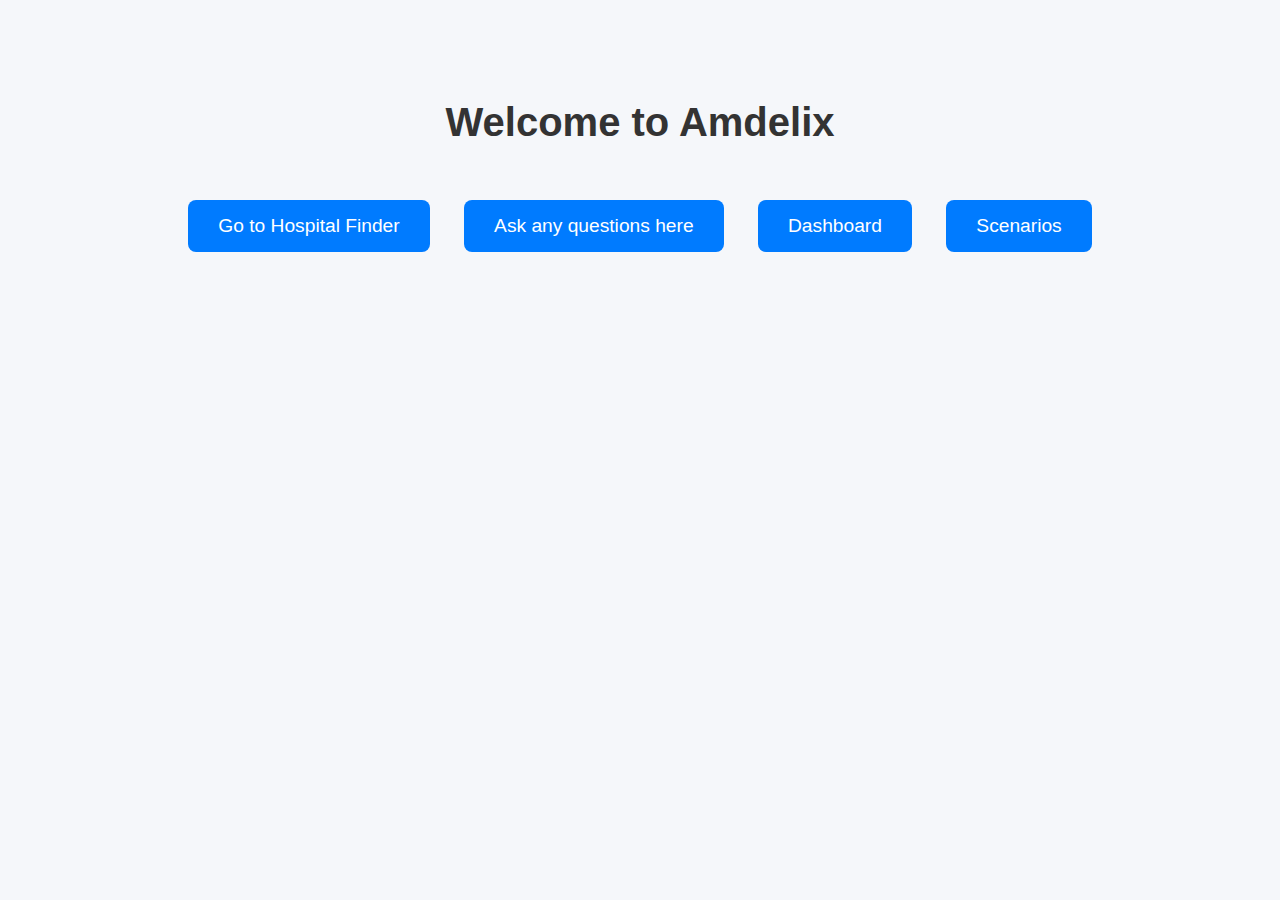
<file: templates/index.html>
<!DOCTYPE html>
<html>

<head>
  <title>Welcome</title>
  <style>
    body {
      font-family: Arial, sans-serif;
      text-align: center;
      background: #f5f7fa;
      margin: 0;
    }

    h1 {
      margin-top: 100px;
      font-size: 2.5rem;
      color: #333;
    }

    .buttons {
      margin-top: 40px;
    }

    .buttons a {
      display: inline-block;
      padding: 15px 30px;
      margin: 15px;
      background: #007bff;
      color: white;
      text-decoration: none;
      font-size: 1.2rem;
      border-radius: 8px;
    }

    .buttons a:hover {
      background: #0056b3;
    }
  </style>
</head>

<body>
  <h1>Welcome to Amdelix</h1>
  <div class="buttons">
    <a href="/hospital_app">Go to Hospital Finder</a>
    <a href="/chat">Ask any questions here</a>
    <a href="/dashboard">Dashboard</a>
    <a href="/scenarios">Scenarios</a>
  </div>
</body>

</html>
</file>
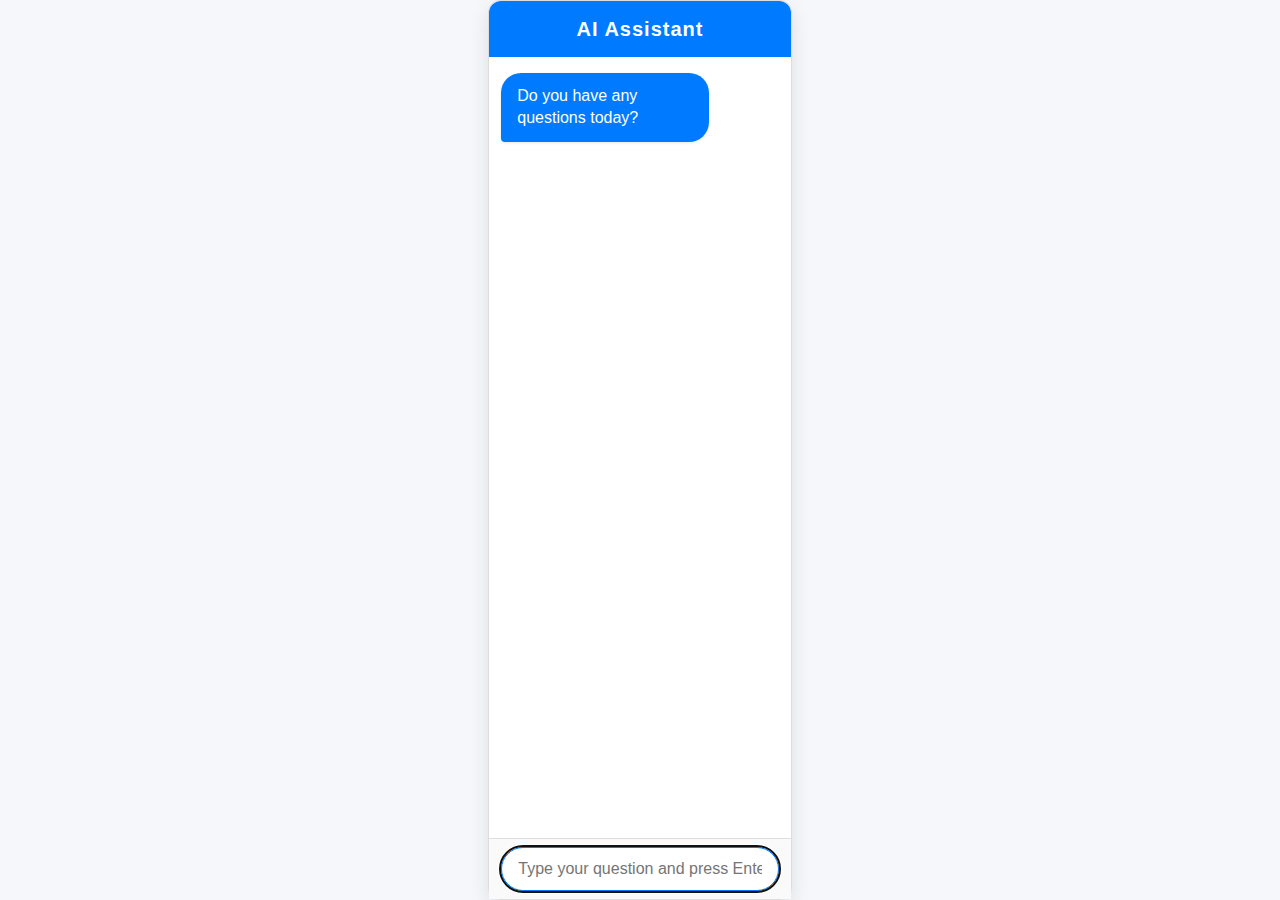
<file: static/chat/index.html>
<!DOCTYPE html>
<html lang="en">

<head>
  <meta charset="UTF-8" />
  <meta name="viewport" content="width=device-width, initial-scale=1" />
  <title>AI Assistant Chat</title>
  <style>
    /* Reset & base */
    * {
      box-sizing: border-box;
    }

    body,
    html {
      margin: 0;
      padding: 0;
      height: 100%;
      font-family: -apple-system, BlinkMacSystemFont, "Segoe UI", Roboto, Oxygen,
        Ubuntu, Cantarell, "Open Sans", "Helvetica Neue", sans-serif;
      background-color: #f5f7fa;
      color: #222;
      display: flex;
      flex-direction: column;
      height: 100vh;
    }

    /* Container */
    #app {
      display: flex;
      flex-direction: column;
      height: 100vh;
      max-width: 600px;
      margin: 0 auto;
      border: 1px solid #ddd;
      border-radius: 12px;
      background: white;
      box-shadow: 0 8px 20px rgba(0, 0, 0, 0.1);
    }

    /* Header */
    header {
      flex: 0 0 56px;
      background: #007aff;
      color: white;
      font-weight: 600;
      font-size: 20px;
      display: flex;
      align-items: center;
      justify-content: center;
      border-top-left-radius: 12px;
      border-top-right-radius: 12px;
      user-select: none;
      letter-spacing: 0.05em;
    }

    /* Chat messages container */
    #chat {
      flex: 1 1 auto;
      overflow-y: auto;
      padding: 16px 12px;
      display: flex;
      flex-direction: column;
      gap: 12px;
    }

    /* Scrollbar styling */
    #chat::-webkit-scrollbar {
      width: 8px;
    }

    #chat::-webkit-scrollbar-track {
      background: #f0f0f0;
      border-radius: 4px;
    }

    #chat::-webkit-scrollbar-thumb {
      background: #bbb;
      border-radius: 4px;
    }

    /* Chat bubbles */
    .message {
      max-width: 75%;
      padding: 12px 16px;
      border-radius: 20px;
      line-height: 1.4;
      font-size: 16px;
      white-space: pre-wrap;
      word-wrap: break-word;
      box-shadow: 0 1px 3px rgba(0, 0, 0, 0.1);
      animation: fadeIn 0.25s ease;
    }

    /* Bot message (blue bubble, left aligned) */
    .bot {
      background: #007aff;
      color: white;
      align-self: flex-start;
      border-bottom-left-radius: 4px;
    }

    /* User message (green bubble, right aligned) */
    .user {
      background: #34c759;
      color: white;
      align-self: flex-end;
      border-bottom-right-radius: 4px;
    }

    /* Input area fixed at bottom */
    #inputArea {
      flex: 0 0 60px;
      border-top: 1px solid #ddd;
      display: flex;
      padding: 8px 12px;
      background: #fafafa;
    }

    #questionInput {
      flex: 1;
      padding: 12px 16px;
      font-size: 16px;
      border-radius: 30px;
      border: 1px solid #ccc;
      outline-offset: 2px;
      transition: border-color 0.2s ease;
    }

    #questionInput:focus {
      border-color: #007aff;
    }

    /* Loading indicator */
    #loading {
      margin-left: 12px;
      align-self: center;
      font-size: 14px;
      color: #888;
      font-style: italic;
      user-select: none;
    }

    /* Fade in animation for messages */
    @keyframes fadeIn {
      from {
        opacity: 0;
        transform: translateY(10px);
      }

      to {
        opacity: 1;
        transform: translateY(0);
      }
    }
  </style>
</head>

<body>
  <div id="app">
    <header>AI Assistant</header>
    <div id="chat">
      <div class="message bot">Do you have any questions today?</div>
    </div>
    <div id="inputArea">
      <input id="questionInput" type="text" placeholder="Type your question and press Enter" autocomplete="off"
        spellcheck="false" />
      <div id="loading" style="display:none;">Loading...</div>
    </div>
  </div>

  <script>
    const chat = document.getElementById("chat");
    const input = document.getElementById("questionInput");
    const loading = document.getElementById("loading");

    function addMessage(sender, text) {
      const div = document.createElement("div");
      div.className = `message ${sender}`;
      div.textContent = text;
      chat.appendChild(div);
      // Auto-scroll to bottom
      chat.scrollTop = chat.scrollHeight;
    }

    async function sendQuestion(question) {
      loading.style.display = "inline-block";

      try {
        const res = await fetch("/ask", {
          method: "POST",
          headers: { "Content-Type": "application/json" },
          body: JSON.stringify({ question }),
        });
        if (!res.ok) throw new Error("Network response was not ok");

        const data = await res.json();
        addMessage("bot", data.answer);
      } catch (err) {
        addMessage("bot", "Sorry, something went wrong. Please try again.");
        console.error(err);
      } finally {
        loading.style.display = "none";
      }
    }

    input.addEventListener("keypress", (e) => {
      if (e.key === "Enter" && input.value.trim()) {
        const question = input.value.trim();
        addMessage("user", question);
        input.value = "";
        sendQuestion(question);
      }
    });

    // Scroll chat to bottom on load
    window.onload = () => {
      chat.scrollTop = chat.scrollHeight;
      input.focus();
    };
  </script>
</body>

</html>
</file>
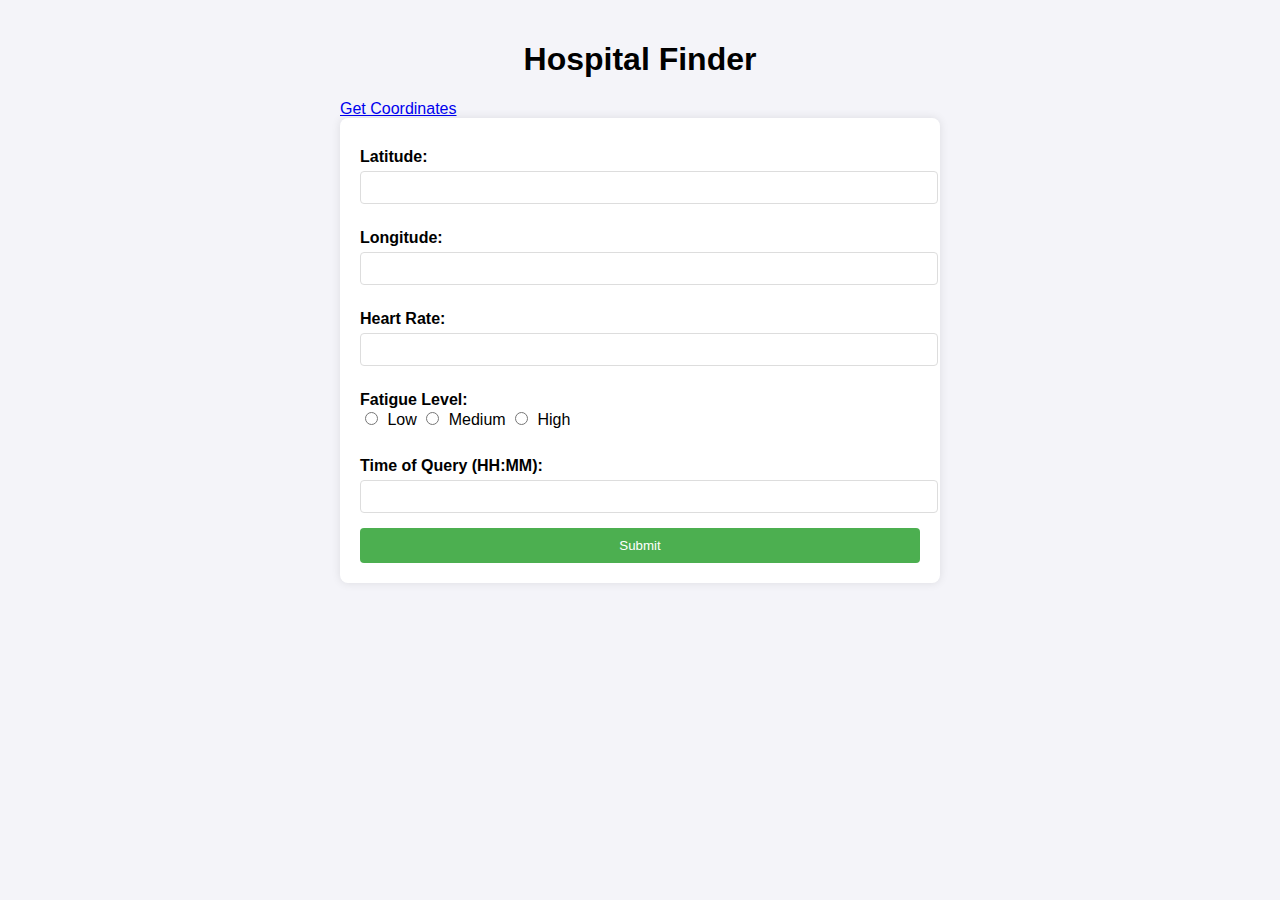
<file: templates/hosp.html>
<!DOCTYPE html>
<html lang="en">

<head>
  <meta charset="UTF-8">
  <meta name="viewport" content="width=device-width, initial-scale=1.0">
  <title>Hospital Finder</title>
  <style>
    body {
      font-family: Arial, sans-serif;
      margin: 0;
      padding: 20px;
      background-color: #f4f4f9;
    }

    h1 {
      text-align: center;
    }

    form {
      max-width: 600px;
      margin: 0 auto;
      background-color: #fff;
      padding: 20px;
      border-radius: 8px;
      box-shadow: 0 0 10px rgba(0, 0, 0, 0.1);
    }

    label {
      font-weight: bold;
      display: block;
      margin-top: 10px;
    }

    input[type="text"] {
      width: 100%;
      padding: 8px;
      margin-top: 5px;
      margin-bottom: 15px;
      border: 1px solid #ddd;
      border-radius: 4px;
    }

    input[type="radio"] {
      margin-right: 5px;
    }

    button {
      padding: 10px 20px;
      background-color: #4CAF50;
      color: white;
      border: none;
      border-radius: 4px;
      cursor: pointer;
      width: 100%;
    }

    button:hover {
      background-color: #45a049;
    }

    .form-container {
      max-width: 600px;
      margin: 0 auto;
    }
  </style>
</head>

<body>

  <h1>Hospital Finder</h1>

  <div class="form-container">
    <a href="{{ url_for('static', filename='coordinates.html') }}" target="_blank">Get Coordinates</a>
    <form action="/predict_hospital" method="POST">
      <label for="user_lat">Latitude:</label>
      <input type="text" id="user_lat" name="user_lat" required><br>

      <label for="user_lon">Longitude:</label>
      <input type="text" id="user_lon" name="user_lon" required><br>

      <label for="heart_rate">Heart Rate:</label>
      <input type="text" id="heart_rate" name="heart_rate" required><br>

      <label for="fatigue_level">Fatigue Level:</label>
      <input type="radio" id="low" name="fatigue_level" value="low" required> Low
      <input type="radio" id="medium" name="fatigue_level" value="medium"> Medium
      <input type="radio" id="high" name="fatigue_level" value="high"> High<br><br>

      <label for="time_of_query">Time of Query (HH:MM):</label>
      <input type="text" id="time_of_query" name="time_of_query" required><br>

      <button type="submit">Submit</button>
    </form>
  </div>

</body>

</html>
</file>
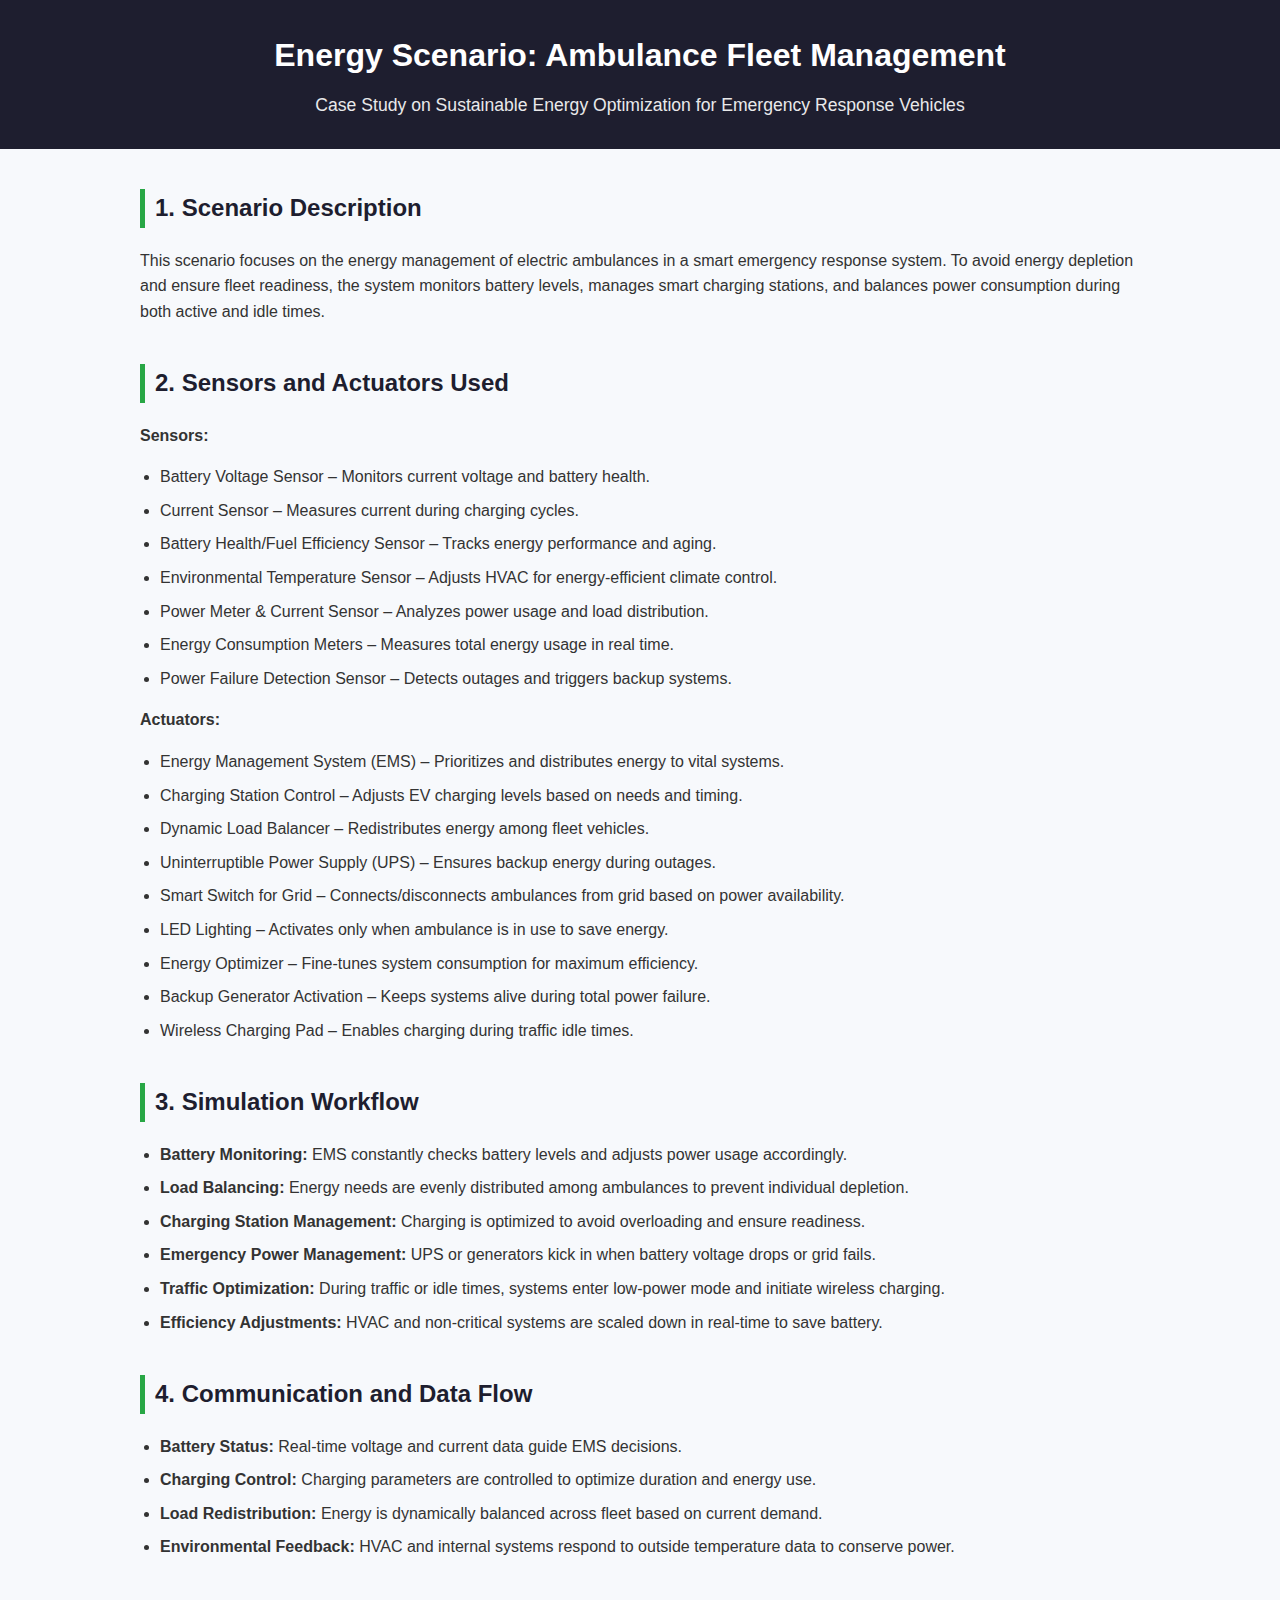
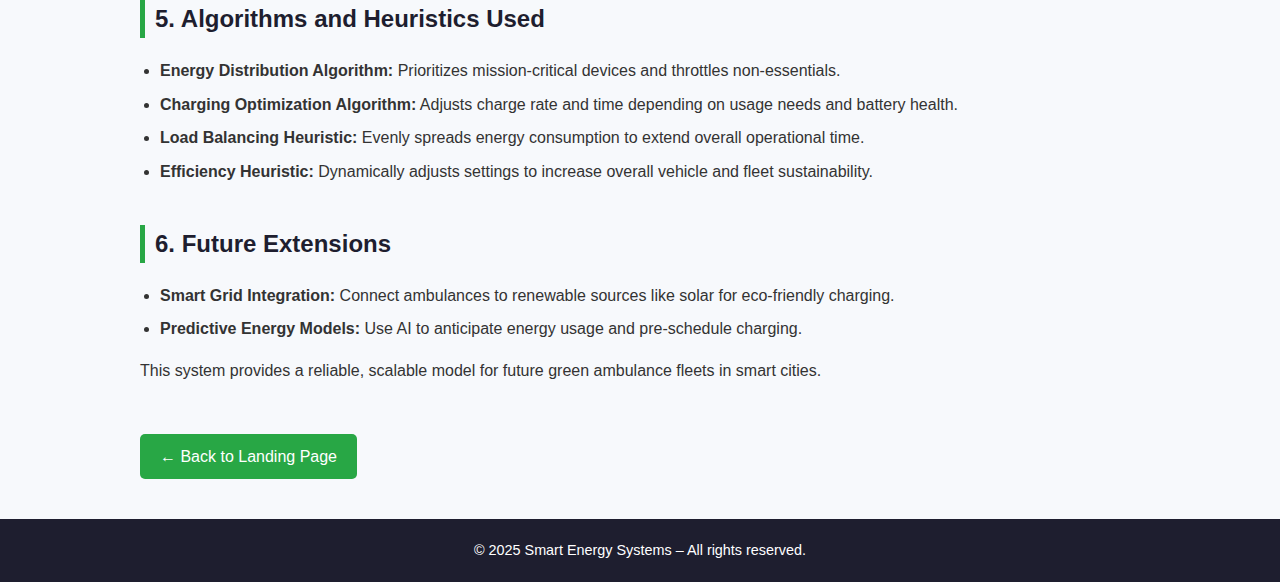
<file: static/scenarios/energy.html>
<!DOCTYPE html>
<html lang="en">

<head>
  <meta charset="UTF-8" />
  <meta name="viewport" content="width=device-width, initial-scale=1.0" />
  <title>Energy Scenario – Ambulance Fleet Management</title>
  <style>
    body {
      font-family: 'Segoe UI', Tahoma, Geneva, Verdana, sans-serif;
      margin: 0;
      background-color: #f7f9fc;
      color: #333;
      line-height: 1.6;
    }

    header {
      background-color: #1e1e2f;
      color: white;
      padding: 30px 20px;
      text-align: center;
    }

    header h1 {
      margin: 0 0 10px;
      font-size: 2em;
    }

    header p {
      margin: 0;
      font-size: 1.1em;
      opacity: 0.9;
    }

    main {
      max-width: 1000px;
      margin: 40px auto;
      padding: 0 20px;
    }

    h2 {
      color: #1e1e2f;
      border-left: 5px solid #28a745;
      padding-left: 10px;
      margin-top: 40px;
    }

    ul {
      padding-left: 20px;
    }

    li {
      margin-bottom: 8px;
    }

    .section {
      margin-bottom: 30px;
    }

    footer {
      background-color: #1e1e2f;
      color: white;
      text-align: center;
      padding: 20px;
      margin-top: 40px;
      font-size: 0.9em;
    }

    .back-link {
      display: inline-block;
      margin-top: 20px;
      text-decoration: none;
      background-color: #28a745;
      color: white;
      padding: 10px 20px;
      border-radius: 5px;
    }

    .back-link:hover {
      background-color: #1e7e34;
    }
  </style>
</head>

<body>

  <header>
    <h1>Energy Scenario: Ambulance Fleet Management</h1>
    <p>Case Study on Sustainable Energy Optimization for Emergency Response Vehicles</p>
  </header>

  <main>
    <section class="section">
      <h2>1. Scenario Description</h2>
      <p>This scenario focuses on the energy management of electric ambulances in a smart emergency response system. To
        avoid energy depletion and ensure fleet readiness, the system monitors battery levels, manages smart charging
        stations, and balances power consumption during both active and idle times.</p>
    </section>

    <section class="section">
      <h2>2. Sensors and Actuators Used</h2>
      <p><strong>Sensors:</strong></p>
      <ul>
        <li>Battery Voltage Sensor – Monitors current voltage and battery health.</li>
        <li>Current Sensor – Measures current during charging cycles.</li>
        <li>Battery Health/Fuel Efficiency Sensor – Tracks energy performance and aging.</li>
        <li>Environmental Temperature Sensor – Adjusts HVAC for energy-efficient climate control.</li>
        <li>Power Meter & Current Sensor – Analyzes power usage and load distribution.</li>
        <li>Energy Consumption Meters – Measures total energy usage in real time.</li>
        <li>Power Failure Detection Sensor – Detects outages and triggers backup systems.</li>
      </ul>

      <p><strong>Actuators:</strong></p>
      <ul>
        <li>Energy Management System (EMS) – Prioritizes and distributes energy to vital systems.</li>
        <li>Charging Station Control – Adjusts EV charging levels based on needs and timing.</li>
        <li>Dynamic Load Balancer – Redistributes energy among fleet vehicles.</li>
        <li>Uninterruptible Power Supply (UPS) – Ensures backup energy during outages.</li>
        <li>Smart Switch for Grid – Connects/disconnects ambulances from grid based on power availability.</li>
        <li>LED Lighting – Activates only when ambulance is in use to save energy.</li>
        <li>Energy Optimizer – Fine-tunes system consumption for maximum efficiency.</li>
        <li>Backup Generator Activation – Keeps systems alive during total power failure.</li>
        <li>Wireless Charging Pad – Enables charging during traffic idle times.</li>
      </ul>
    </section>

    <section class="section">
      <h2>3. Simulation Workflow</h2>
      <ul>
        <li><strong>Battery Monitoring:</strong> EMS constantly checks battery levels and adjusts power usage
          accordingly.</li>
        <li><strong>Load Balancing:</strong> Energy needs are evenly distributed among ambulances to prevent individual
          depletion.</li>
        <li><strong>Charging Station Management:</strong> Charging is optimized to avoid overloading and ensure
          readiness.</li>
        <li><strong>Emergency Power Management:</strong> UPS or generators kick in when battery voltage drops or grid
          fails.</li>
        <li><strong>Traffic Optimization:</strong> During traffic or idle times, systems enter low-power mode and
          initiate wireless charging.</li>
        <li><strong>Efficiency Adjustments:</strong> HVAC and non-critical systems are scaled down in real-time to save
          battery.</li>
      </ul>
    </section>

    <section class="section">
      <h2>4. Communication and Data Flow</h2>
      <ul>
        <li><strong>Battery Status:</strong> Real-time voltage and current data guide EMS decisions.</li>
        <li><strong>Charging Control:</strong> Charging parameters are controlled to optimize duration and energy use.
        </li>
        <li><strong>Load Redistribution:</strong> Energy is dynamically balanced across fleet based on current demand.
        </li>
        <li><strong>Environmental Feedback:</strong> HVAC and internal systems respond to outside temperature data to
          conserve power.</li>
      </ul>
    </section>

    <section class="section">
      <h2>5. Algorithms and Heuristics Used</h2>
      <ul>
        <li><strong>Energy Distribution Algorithm:</strong> Prioritizes mission-critical devices and throttles
          non-essentials.</li>
        <li><strong>Charging Optimization Algorithm:</strong> Adjusts charge rate and time depending on usage needs and
          battery health.</li>
        <li><strong>Load Balancing Heuristic:</strong> Evenly spreads energy consumption to extend overall operational
          time.</li>
        <li><strong>Efficiency Heuristic:</strong> Dynamically adjusts settings to increase overall vehicle and fleet
          sustainability.</li>
      </ul>
    </section>

    <section class="section">
      <h2>6. Future Extensions</h2>
      <ul>
        <li><strong>Smart Grid Integration:</strong> Connect ambulances to renewable sources like solar for eco-friendly
          charging.</li>
        <li><strong>Predictive Energy Models:</strong> Use AI to anticipate energy usage and pre-schedule charging.</li>
      </ul>
      <p>This system provides a reliable, scalable model for future green ambulance fleets in smart cities.</p>
    </section>

    <a href="/static/scenarios.html" class="back-link">← Back to Landing Page</a>
  </main>

  <footer>
    &copy; 2025 Smart Energy Systems – All rights reserved.
  </footer>

</body>

</html>
</file>
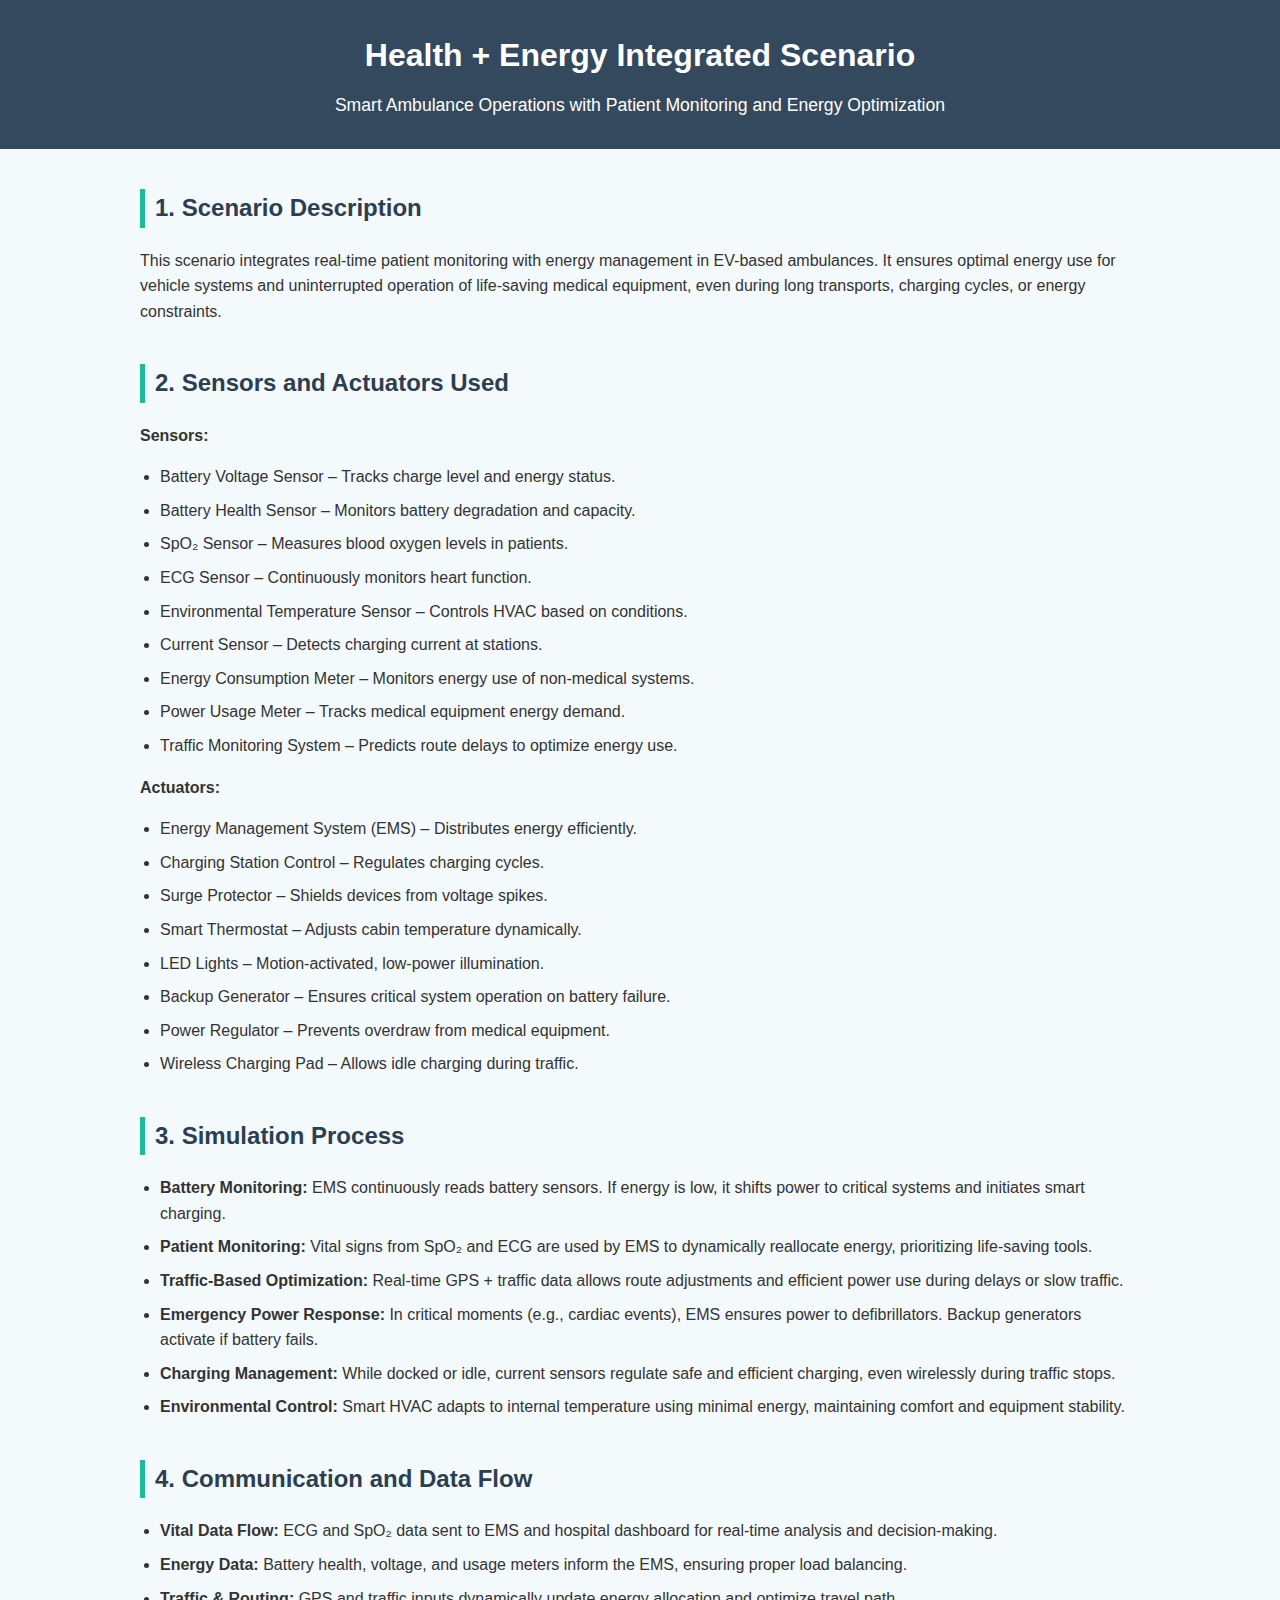
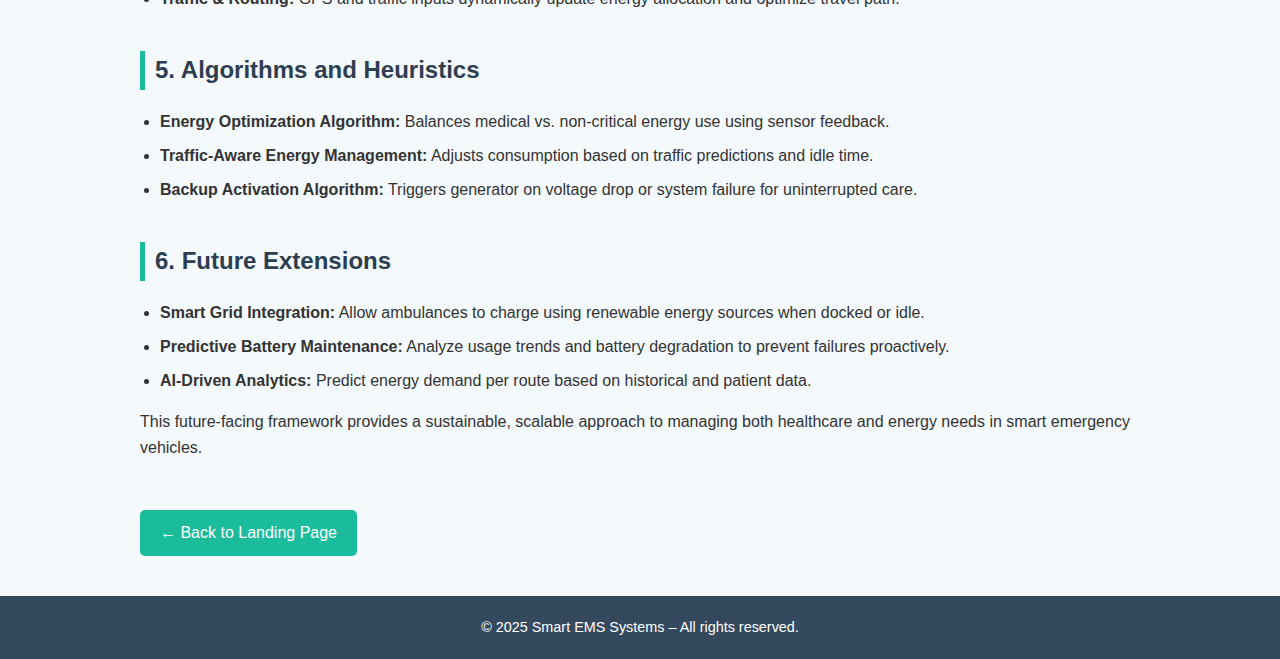
<file: static/scenarios/he.html>
<!DOCTYPE html>
<html lang="en">

<head>
  <meta charset="UTF-8" />
  <meta name="viewport" content="width=device-width, initial-scale=1.0" />
  <title>Health + Energy Scenario – Ambulance Fleet Operations</title>
  <style>
    body {
      font-family: 'Segoe UI', Tahoma, Geneva, Verdana, sans-serif;
      margin: 0;
      background-color: #f4f9fc;
      color: #333;
      line-height: 1.6;
    }

    header {
      background-color: #34495e;
      color: white;
      padding: 30px 20px;
      text-align: center;
    }

    header h1 {
      margin: 0 0 10px;
      font-size: 2em;
    }

    header p {
      margin: 0;
      font-size: 1.1em;
    }

    main {
      max-width: 1000px;
      margin: 40px auto;
      padding: 0 20px;
    }

    h2 {
      color: #2c3e50;
      border-left: 5px solid #1abc9c;
      padding-left: 10px;
      margin-top: 40px;
    }

    ul {
      padding-left: 20px;
    }

    li {
      margin-bottom: 8px;
    }

    .section {
      margin-bottom: 30px;
    }

    footer {
      background-color: #34495e;
      color: white;
      text-align: center;
      padding: 20px;
      margin-top: 40px;
      font-size: 0.9em;
    }

    .back-link {
      display: inline-block;
      margin-top: 20px;
      text-decoration: none;
      background-color: #1abc9c;
      color: white;
      padding: 10px 20px;
      border-radius: 5px;
    }

    .back-link:hover {
      background-color: #148f77;
    }
  </style>
</head>

<body>

  <header>
    <h1>Health + Energy Integrated Scenario</h1>
    <p>Smart Ambulance Operations with Patient Monitoring and Energy Optimization</p>
  </header>

  <main>
    <section class="section">
      <h2>1. Scenario Description</h2>
      <p>This scenario integrates real-time patient monitoring with energy management in EV-based ambulances. It ensures
        optimal energy use for vehicle systems and uninterrupted operation of life-saving medical equipment, even during
        long transports, charging cycles, or energy constraints.</p>
    </section>

    <section class="section">
      <h2>2. Sensors and Actuators Used</h2>
      <p><strong>Sensors:</strong></p>
      <ul>
        <li>Battery Voltage Sensor – Tracks charge level and energy status.</li>
        <li>Battery Health Sensor – Monitors battery degradation and capacity.</li>
        <li>SpO₂ Sensor – Measures blood oxygen levels in patients.</li>
        <li>ECG Sensor – Continuously monitors heart function.</li>
        <li>Environmental Temperature Sensor – Controls HVAC based on conditions.</li>
        <li>Current Sensor – Detects charging current at stations.</li>
        <li>Energy Consumption Meter – Monitors energy use of non-medical systems.</li>
        <li>Power Usage Meter – Tracks medical equipment energy demand.</li>
        <li>Traffic Monitoring System – Predicts route delays to optimize energy use.</li>
      </ul>

      <p><strong>Actuators:</strong></p>
      <ul>
        <li>Energy Management System (EMS) – Distributes energy efficiently.</li>
        <li>Charging Station Control – Regulates charging cycles.</li>
        <li>Surge Protector – Shields devices from voltage spikes.</li>
        <li>Smart Thermostat – Adjusts cabin temperature dynamically.</li>
        <li>LED Lights – Motion-activated, low-power illumination.</li>
        <li>Backup Generator – Ensures critical system operation on battery failure.</li>
        <li>Power Regulator – Prevents overdraw from medical equipment.</li>
        <li>Wireless Charging Pad – Allows idle charging during traffic.</li>
      </ul>
    </section>

    <section class="section">
      <h2>3. Simulation Process</h2>
      <ul>
        <li><strong>Battery Monitoring:</strong> EMS continuously reads battery sensors. If energy is low, it shifts
          power to critical systems and initiates smart charging.</li>
        <li><strong>Patient Monitoring:</strong> Vital signs from SpO₂ and ECG are used by EMS to dynamically reallocate
          energy, prioritizing life-saving tools.</li>
        <li><strong>Traffic-Based Optimization:</strong> Real-time GPS + traffic data allows route adjustments and
          efficient power use during delays or slow traffic.</li>
        <li><strong>Emergency Power Response:</strong> In critical moments (e.g., cardiac events), EMS ensures power to
          defibrillators. Backup generators activate if battery fails.</li>
        <li><strong>Charging Management:</strong> While docked or idle, current sensors regulate safe and efficient
          charging, even wirelessly during traffic stops.</li>
        <li><strong>Environmental Control:</strong> Smart HVAC adapts to internal temperature using minimal energy,
          maintaining comfort and equipment stability.</li>
      </ul>
    </section>

    <section class="section">
      <h2>4. Communication and Data Flow</h2>
      <ul>
        <li><strong>Vital Data Flow:</strong> ECG and SpO₂ data sent to EMS and hospital dashboard for real-time
          analysis and decision-making.</li>
        <li><strong>Energy Data:</strong> Battery health, voltage, and usage meters inform the EMS, ensuring proper load
          balancing.</li>
        <li><strong>Traffic & Routing:</strong> GPS and traffic inputs dynamically update energy allocation and optimize
          travel path.</li>
      </ul>
    </section>

    <section class="section">
      <h2>5. Algorithms and Heuristics</h2>
      <ul>
        <li><strong>Energy Optimization Algorithm:</strong> Balances medical vs. non-critical energy use using sensor
          feedback.</li>
        <li><strong>Traffic-Aware Energy Management:</strong> Adjusts consumption based on traffic predictions and idle
          time.</li>
        <li><strong>Backup Activation Algorithm:</strong> Triggers generator on voltage drop or system failure for
          uninterrupted care.</li>
      </ul>
    </section>

    <section class="section">
      <h2>6. Future Extensions</h2>
      <ul>
        <li><strong>Smart Grid Integration:</strong> Allow ambulances to charge using renewable energy sources when
          docked or idle.</li>
        <li><strong>Predictive Battery Maintenance:</strong> Analyze usage trends and battery degradation to prevent
          failures proactively.</li>
        <li><strong>AI-Driven Analytics:</strong> Predict energy demand per route based on historical and patient data.
        </li>
      </ul>
      <p>This future-facing framework provides a sustainable, scalable approach to managing both healthcare and energy
        needs in smart emergency vehicles.</p>
    </section>

    <a href="/static/scenarios.html" class="back-link">← Back to Landing Page</a>
  </main>

  <footer>
    &copy; 2025 Smart EMS Systems – All rights reserved.
  </footer>

</body>

</html>
</file>
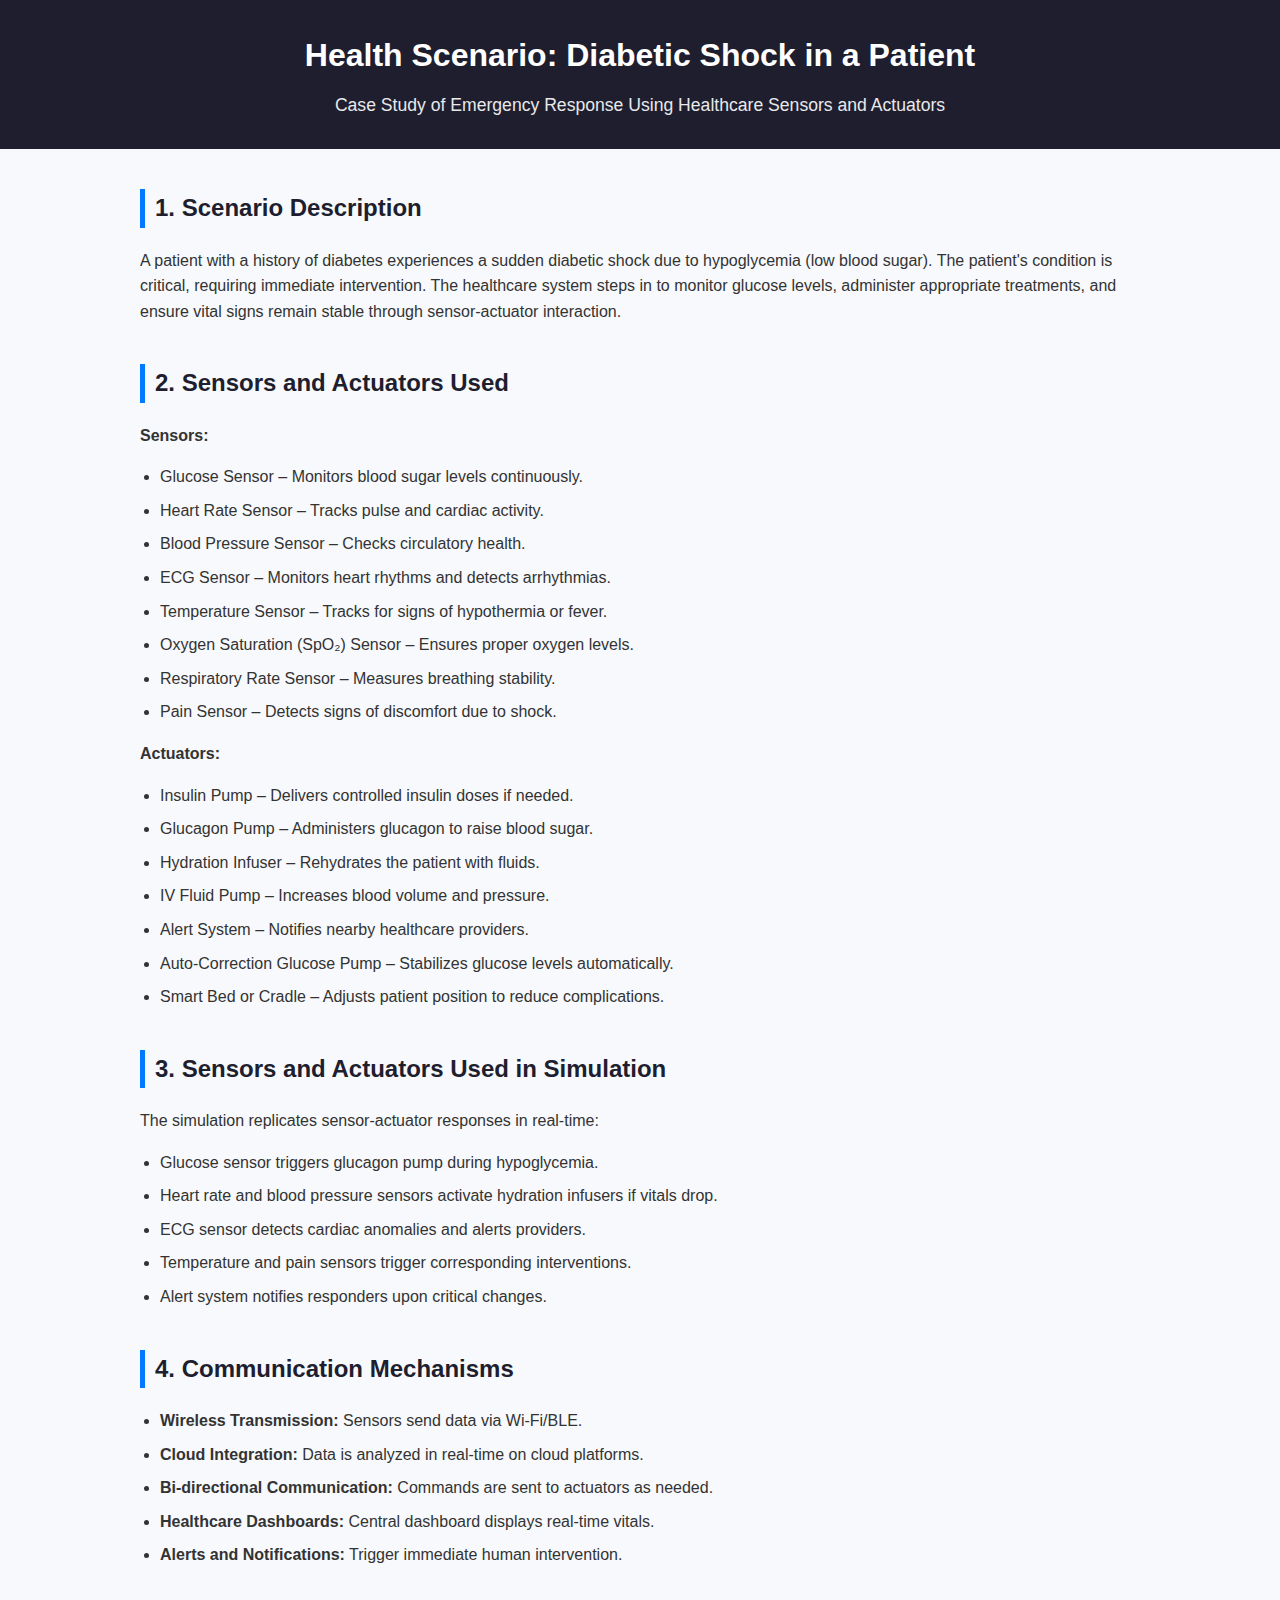
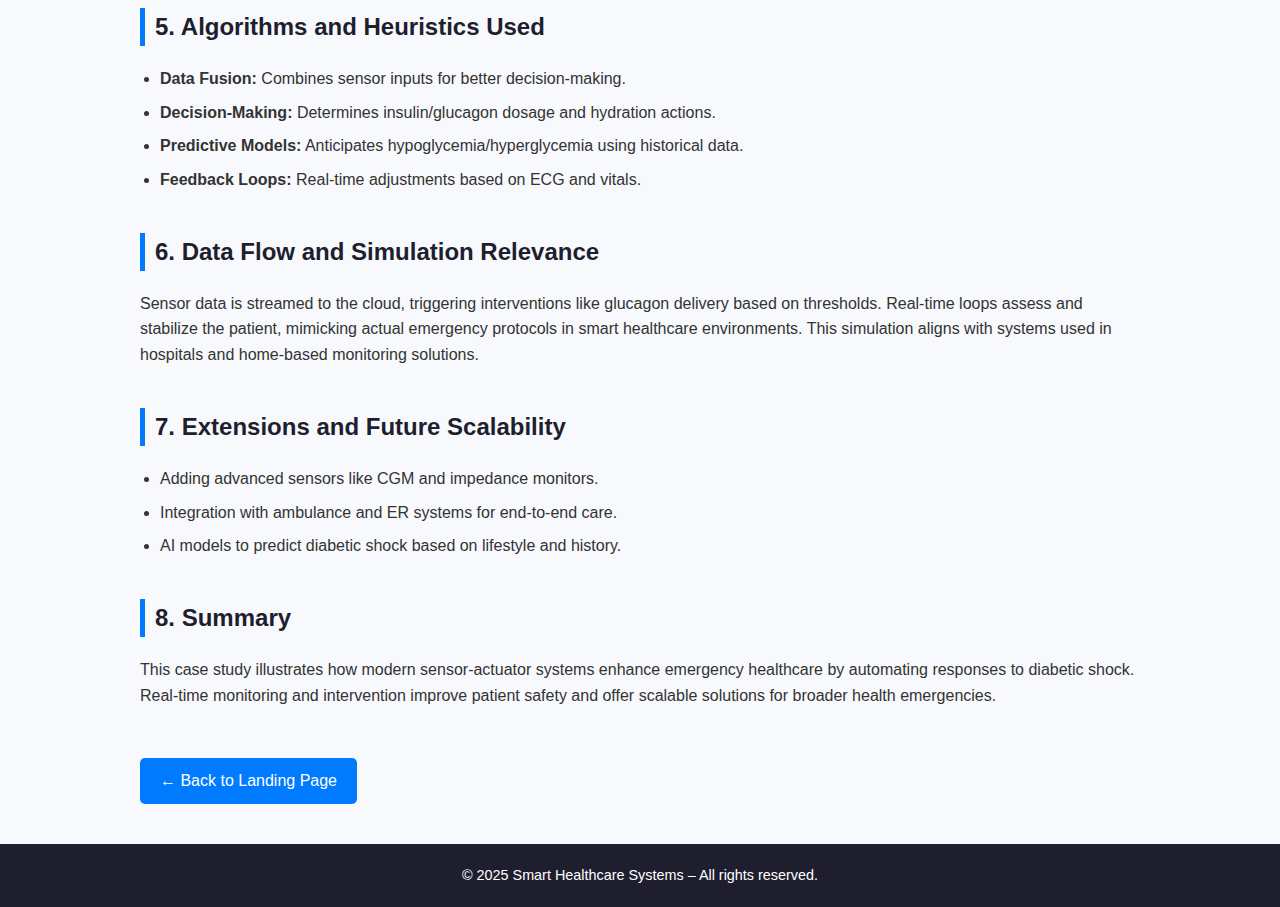
<file: static/scenarios/health.html>
<!DOCTYPE html>
<html lang="en">

<head>
  <meta charset="UTF-8" />
  <meta name="viewport" content="width=device-width, initial-scale=1.0" />
  <title>Health Scenario – Diabetic Shock Case Study</title>
  <style>
    body {
      font-family: 'Segoe UI', Tahoma, Geneva, Verdana, sans-serif;
      margin: 0;
      background-color: #f7f9fc;
      color: #333;
      line-height: 1.6;
    }

    header {
      background-color: #1e1e2f;
      color: white;
      padding: 30px 20px;
      text-align: center;
    }

    header h1 {
      margin: 0 0 10px;
      font-size: 2em;
    }

    header p {
      margin: 0;
      font-size: 1.1em;
      opacity: 0.9;
    }

    main {
      max-width: 1000px;
      margin: 40px auto;
      padding: 0 20px;
    }

    h2 {
      color: #1e1e2f;
      border-left: 5px solid #007BFF;
      padding-left: 10px;
      margin-top: 40px;
    }

    ul {
      padding-left: 20px;
    }

    li {
      margin-bottom: 8px;
    }

    .section {
      margin-bottom: 30px;
    }

    footer {
      background-color: #1e1e2f;
      color: white;
      text-align: center;
      padding: 20px;
      margin-top: 40px;
      font-size: 0.9em;
    }

    .back-link {
      display: inline-block;
      margin-top: 20px;
      text-decoration: none;
      background-color: #007BFF;
      color: white;
      padding: 10px 20px;
      border-radius: 5px;
    }

    .back-link:hover {
      background-color: #0056b3;
    }
  </style>
</head>

<body>

  <header>
    <h1>Health Scenario: Diabetic Shock in a Patient</h1>
    <p>Case Study of Emergency Response Using Healthcare Sensors and Actuators</p>
  </header>

  <main>
    <section class="section">
      <h2>1. Scenario Description</h2>
      <p>A patient with a history of diabetes experiences a sudden diabetic shock due to hypoglycemia (low blood sugar).
        The patient's condition is critical, requiring immediate intervention. The healthcare system steps in to monitor
        glucose levels, administer appropriate treatments, and ensure vital signs remain stable through sensor-actuator
        interaction.</p>
    </section>

    <section class="section">
      <h2>2. Sensors and Actuators Used</h2>
      <p><strong>Sensors:</strong></p>
      <ul>
        <li>Glucose Sensor – Monitors blood sugar levels continuously.</li>
        <li>Heart Rate Sensor – Tracks pulse and cardiac activity.</li>
        <li>Blood Pressure Sensor – Checks circulatory health.</li>
        <li>ECG Sensor – Monitors heart rhythms and detects arrhythmias.</li>
        <li>Temperature Sensor – Tracks for signs of hypothermia or fever.</li>
        <li>Oxygen Saturation (SpO₂) Sensor – Ensures proper oxygen levels.</li>
        <li>Respiratory Rate Sensor – Measures breathing stability.</li>
        <li>Pain Sensor – Detects signs of discomfort due to shock.</li>
      </ul>

      <p><strong>Actuators:</strong></p>
      <ul>
        <li>Insulin Pump – Delivers controlled insulin doses if needed.</li>
        <li>Glucagon Pump – Administers glucagon to raise blood sugar.</li>
        <li>Hydration Infuser – Rehydrates the patient with fluids.</li>
        <li>IV Fluid Pump – Increases blood volume and pressure.</li>
        <li>Alert System – Notifies nearby healthcare providers.</li>
        <li>Auto-Correction Glucose Pump – Stabilizes glucose levels automatically.</li>
        <li>Smart Bed or Cradle – Adjusts patient position to reduce complications.</li>
      </ul>
    </section>

    <section class="section">
      <h2>3. Sensors and Actuators Used in Simulation</h2>
      <p>The simulation replicates sensor-actuator responses in real-time:</p>
      <ul>
        <li>Glucose sensor triggers glucagon pump during hypoglycemia.</li>
        <li>Heart rate and blood pressure sensors activate hydration infusers if vitals drop.</li>
        <li>ECG sensor detects cardiac anomalies and alerts providers.</li>
        <li>Temperature and pain sensors trigger corresponding interventions.</li>
        <li>Alert system notifies responders upon critical changes.</li>
      </ul>
    </section>

    <section class="section">
      <h2>4. Communication Mechanisms</h2>
      <ul>
        <li><strong>Wireless Transmission:</strong> Sensors send data via Wi-Fi/BLE.</li>
        <li><strong>Cloud Integration:</strong> Data is analyzed in real-time on cloud platforms.</li>
        <li><strong>Bi-directional Communication:</strong> Commands are sent to actuators as needed.</li>
        <li><strong>Healthcare Dashboards:</strong> Central dashboard displays real-time vitals.</li>
        <li><strong>Alerts and Notifications:</strong> Trigger immediate human intervention.</li>
      </ul>
    </section>

    <section class="section">
      <h2>5. Algorithms and Heuristics Used</h2>
      <ul>
        <li><strong>Data Fusion:</strong> Combines sensor inputs for better decision-making.</li>
        <li><strong>Decision-Making:</strong> Determines insulin/glucagon dosage and hydration actions.</li>
        <li><strong>Predictive Models:</strong> Anticipates hypoglycemia/hyperglycemia using historical data.</li>
        <li><strong>Feedback Loops:</strong> Real-time adjustments based on ECG and vitals.</li>
      </ul>
    </section>

    <section class="section">
      <h2>6. Data Flow and Simulation Relevance</h2>
      <p>Sensor data is streamed to the cloud, triggering interventions like glucagon delivery based on thresholds.
        Real-time loops assess and stabilize the patient, mimicking actual emergency protocols in smart healthcare
        environments. This simulation aligns with systems used in hospitals and home-based monitoring solutions.</p>
    </section>

    <section class="section">
      <h2>7. Extensions and Future Scalability</h2>
      <ul>
        <li>Adding advanced sensors like CGM and impedance monitors.</li>
        <li>Integration with ambulance and ER systems for end-to-end care.</li>
        <li>AI models to predict diabetic shock based on lifestyle and history.</li>
      </ul>
    </section>

    <section class="section">
      <h2>8. Summary</h2>
      <p>This case study illustrates how modern sensor-actuator systems enhance emergency healthcare by automating
        responses to diabetic shock. Real-time monitoring and intervention improve patient safety and offer scalable
        solutions for broader health emergencies.</p>
    </section>

    <a href="/static/scenarios.html" class="back-link">← Back to Landing Page</a>
  </main>

  <footer>
    &copy; 2025 Smart Healthcare Systems – All rights reserved.
  </footer>

</body>

</html>
</file>
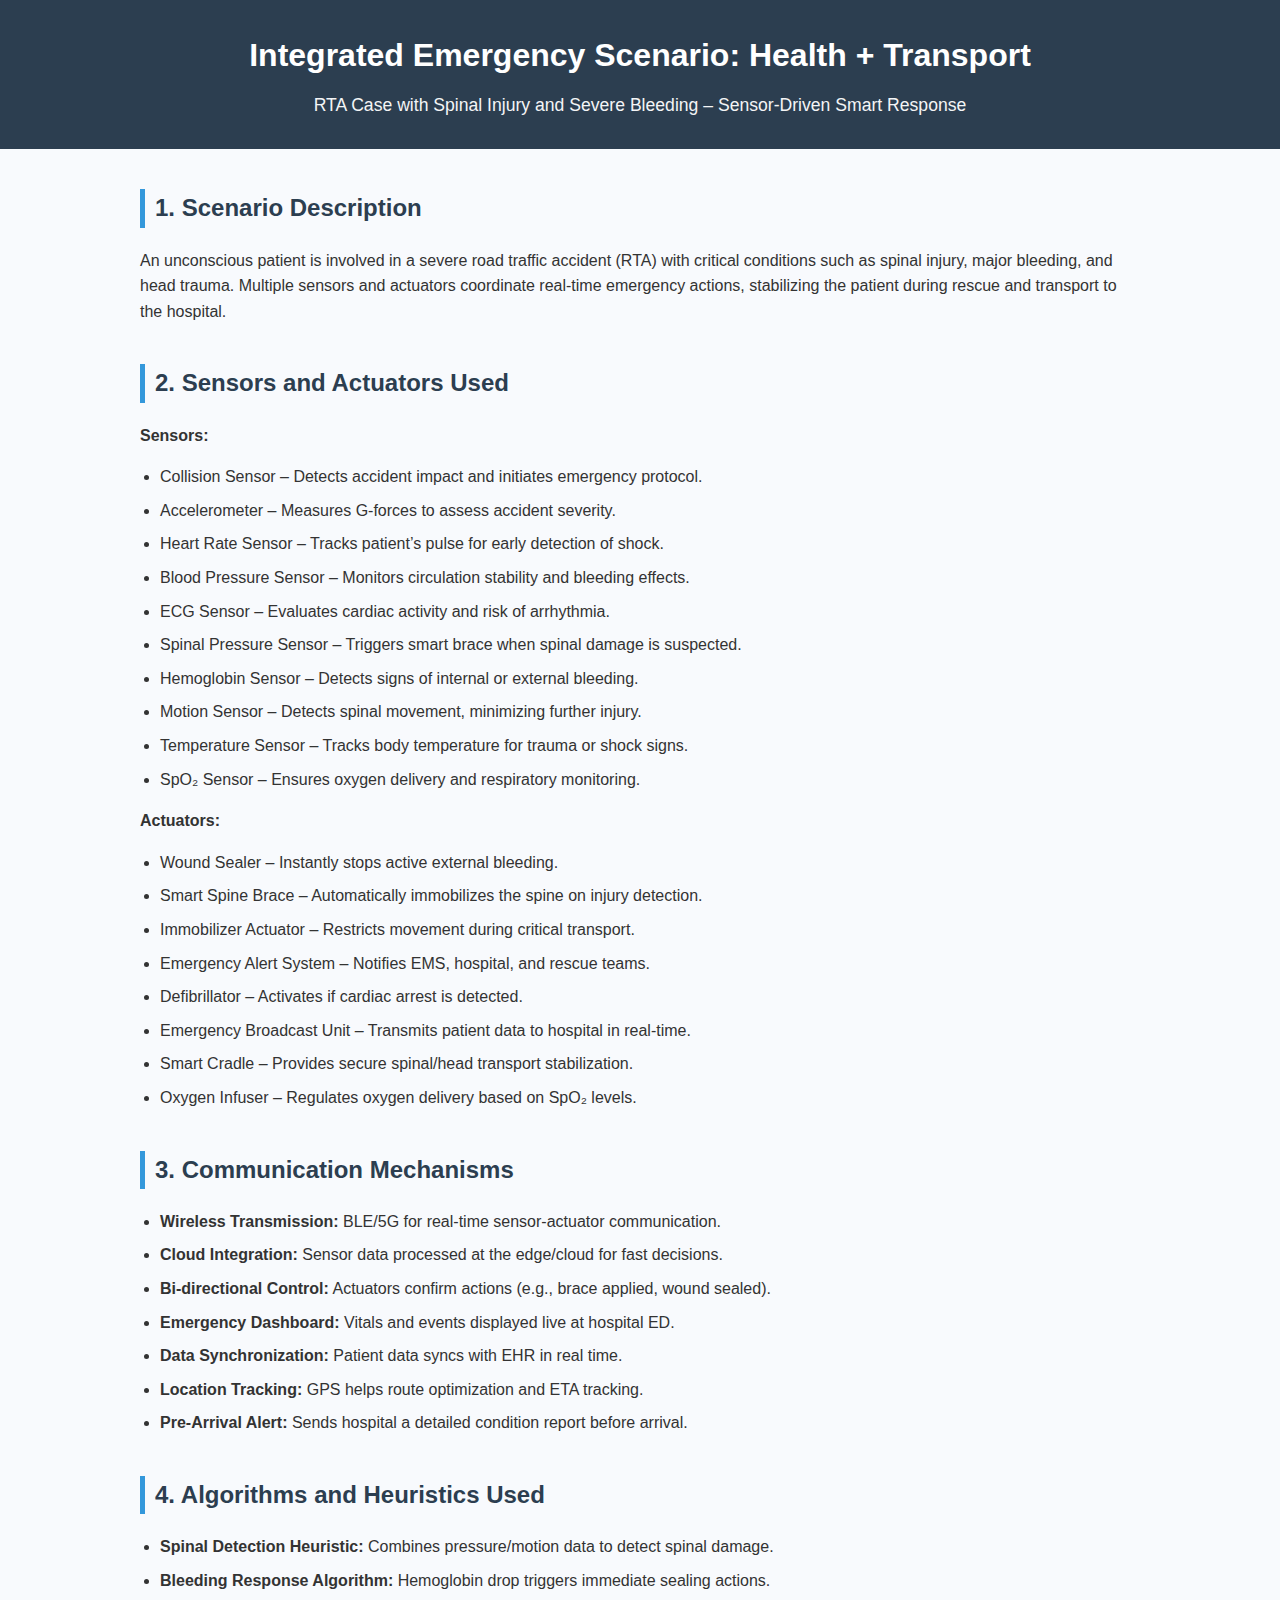
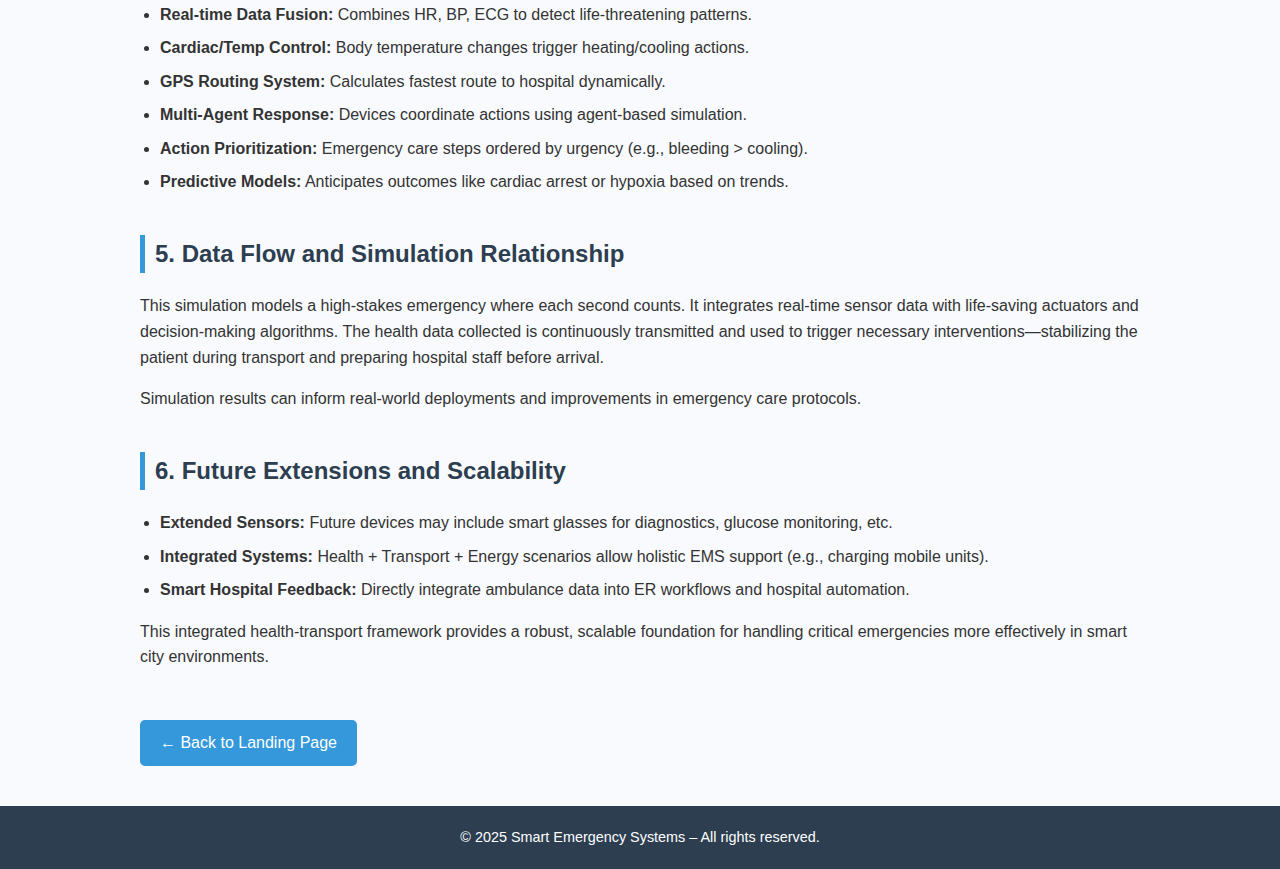
<file: static/scenarios/ht.html>
<!DOCTYPE html>
<html lang="en">

<head>
  <meta charset="UTF-8" />
  <meta name="viewport" content="width=device-width, initial-scale=1.0" />
  <title>Health + Transport Scenario – Emergency RTA Response</title>
  <style>
    body {
      font-family: 'Segoe UI', Tahoma, Geneva, Verdana, sans-serif;
      margin: 0;
      background-color: #f8fafd;
      color: #333;
      line-height: 1.6;
    }

    header {
      background-color: #2c3e50;
      color: white;
      padding: 30px 20px;
      text-align: center;
    }

    header h1 {
      margin: 0 0 10px;
      font-size: 2em;
    }

    header p {
      margin: 0;
      font-size: 1.1em;
      opacity: 0.95;
    }

    main {
      max-width: 1000px;
      margin: 40px auto;
      padding: 0 20px;
    }

    h2 {
      color: #2c3e50;
      border-left: 5px solid #3498db;
      padding-left: 10px;
      margin-top: 40px;
    }

    ul {
      padding-left: 20px;
    }

    li {
      margin-bottom: 8px;
    }

    .section {
      margin-bottom: 30px;
    }

    footer {
      background-color: #2c3e50;
      color: white;
      text-align: center;
      padding: 20px;
      margin-top: 40px;
      font-size: 0.9em;
    }

    .back-link {
      display: inline-block;
      margin-top: 20px;
      text-decoration: none;
      background-color: #3498db;
      color: white;
      padding: 10px 20px;
      border-radius: 5px;
    }

    .back-link:hover {
      background-color: #217dbb;
    }
  </style>
</head>

<body>

  <header>
    <h1>Integrated Emergency Scenario: Health + Transport</h1>
    <p>RTA Case with Spinal Injury and Severe Bleeding – Sensor-Driven Smart Response</p>
  </header>

  <main>
    <section class="section">
      <h2>1. Scenario Description</h2>
      <p>An unconscious patient is involved in a severe road traffic accident (RTA) with critical conditions such as
        spinal injury, major bleeding, and head trauma. Multiple sensors and actuators coordinate real-time emergency
        actions, stabilizing the patient during rescue and transport to the hospital.</p>
    </section>

    <section class="section">
      <h2>2. Sensors and Actuators Used</h2>
      <p><strong>Sensors:</strong></p>
      <ul>
        <li>Collision Sensor – Detects accident impact and initiates emergency protocol.</li>
        <li>Accelerometer – Measures G-forces to assess accident severity.</li>
        <li>Heart Rate Sensor – Tracks patient’s pulse for early detection of shock.</li>
        <li>Blood Pressure Sensor – Monitors circulation stability and bleeding effects.</li>
        <li>ECG Sensor – Evaluates cardiac activity and risk of arrhythmia.</li>
        <li>Spinal Pressure Sensor – Triggers smart brace when spinal damage is suspected.</li>
        <li>Hemoglobin Sensor – Detects signs of internal or external bleeding.</li>
        <li>Motion Sensor – Detects spinal movement, minimizing further injury.</li>
        <li>Temperature Sensor – Tracks body temperature for trauma or shock signs.</li>
        <li>SpO₂ Sensor – Ensures oxygen delivery and respiratory monitoring.</li>
      </ul>

      <p><strong>Actuators:</strong></p>
      <ul>
        <li>Wound Sealer – Instantly stops active external bleeding.</li>
        <li>Smart Spine Brace – Automatically immobilizes the spine on injury detection.</li>
        <li>Immobilizer Actuator – Restricts movement during critical transport.</li>
        <li>Emergency Alert System – Notifies EMS, hospital, and rescue teams.</li>
        <li>Defibrillator – Activates if cardiac arrest is detected.</li>
        <li>Emergency Broadcast Unit – Transmits patient data to hospital in real-time.</li>
        <li>Smart Cradle – Provides secure spinal/head transport stabilization.</li>
        <li>Oxygen Infuser – Regulates oxygen delivery based on SpO₂ levels.</li>
      </ul>
    </section>

    <section class="section">
      <h2>3. Communication Mechanisms</h2>
      <ul>
        <li><strong>Wireless Transmission:</strong> BLE/5G for real-time sensor-actuator communication.</li>
        <li><strong>Cloud Integration:</strong> Sensor data processed at the edge/cloud for fast decisions.</li>
        <li><strong>Bi-directional Control:</strong> Actuators confirm actions (e.g., brace applied, wound sealed).</li>
        <li><strong>Emergency Dashboard:</strong> Vitals and events displayed live at hospital ED.</li>
        <li><strong>Data Synchronization:</strong> Patient data syncs with EHR in real time.</li>
        <li><strong>Location Tracking:</strong> GPS helps route optimization and ETA tracking.</li>
        <li><strong>Pre-Arrival Alert:</strong> Sends hospital a detailed condition report before arrival.</li>
      </ul>
    </section>

    <section class="section">
      <h2>4. Algorithms and Heuristics Used</h2>
      <ul>
        <li><strong>Spinal Detection Heuristic:</strong> Combines pressure/motion data to detect spinal damage.</li>
        <li><strong>Bleeding Response Algorithm:</strong> Hemoglobin drop triggers immediate sealing actions.</li>
        <li><strong>Real-time Data Fusion:</strong> Combines HR, BP, ECG to detect life-threatening patterns.</li>
        <li><strong>Cardiac/Temp Control:</strong> Body temperature changes trigger heating/cooling actions.</li>
        <li><strong>GPS Routing System:</strong> Calculates fastest route to hospital dynamically.</li>
        <li><strong>Multi-Agent Response:</strong> Devices coordinate actions using agent-based simulation.</li>
        <li><strong>Action Prioritization:</strong> Emergency care steps ordered by urgency (e.g., bleeding > cooling).
        </li>
        <li><strong>Predictive Models:</strong> Anticipates outcomes like cardiac arrest or hypoxia based on trends.
        </li>
      </ul>
    </section>

    <section class="section">
      <h2>5. Data Flow and Simulation Relationship</h2>
      <p>This simulation models a high-stakes emergency where each second counts. It integrates real-time sensor data
        with life-saving actuators and decision-making algorithms. The health data collected is continuously transmitted
        and used to trigger necessary interventions—stabilizing the patient during transport and preparing hospital
        staff before arrival.</p>
      <p>Simulation results can inform real-world deployments and improvements in emergency care protocols.</p>
    </section>

    <section class="section">
      <h2>6. Future Extensions and Scalability</h2>
      <ul>
        <li><strong>Extended Sensors:</strong> Future devices may include smart glasses for diagnostics, glucose
          monitoring, etc.</li>
        <li><strong>Integrated Systems:</strong> Health + Transport + Energy scenarios allow holistic EMS support (e.g.,
          charging mobile units).</li>
        <li><strong>Smart Hospital Feedback:</strong> Directly integrate ambulance data into ER workflows and hospital
          automation.</li>
      </ul>
      <p>This integrated health-transport framework provides a robust, scalable foundation for handling critical
        emergencies more effectively in smart city environments.</p>
    </section>

    <a href="/static/scenarios.html" class="back-link">← Back to Landing Page</a>
  </main>

  <footer>
    &copy; 2025 Smart Emergency Systems – All rights reserved.
  </footer>

</body>

</html>
</file>
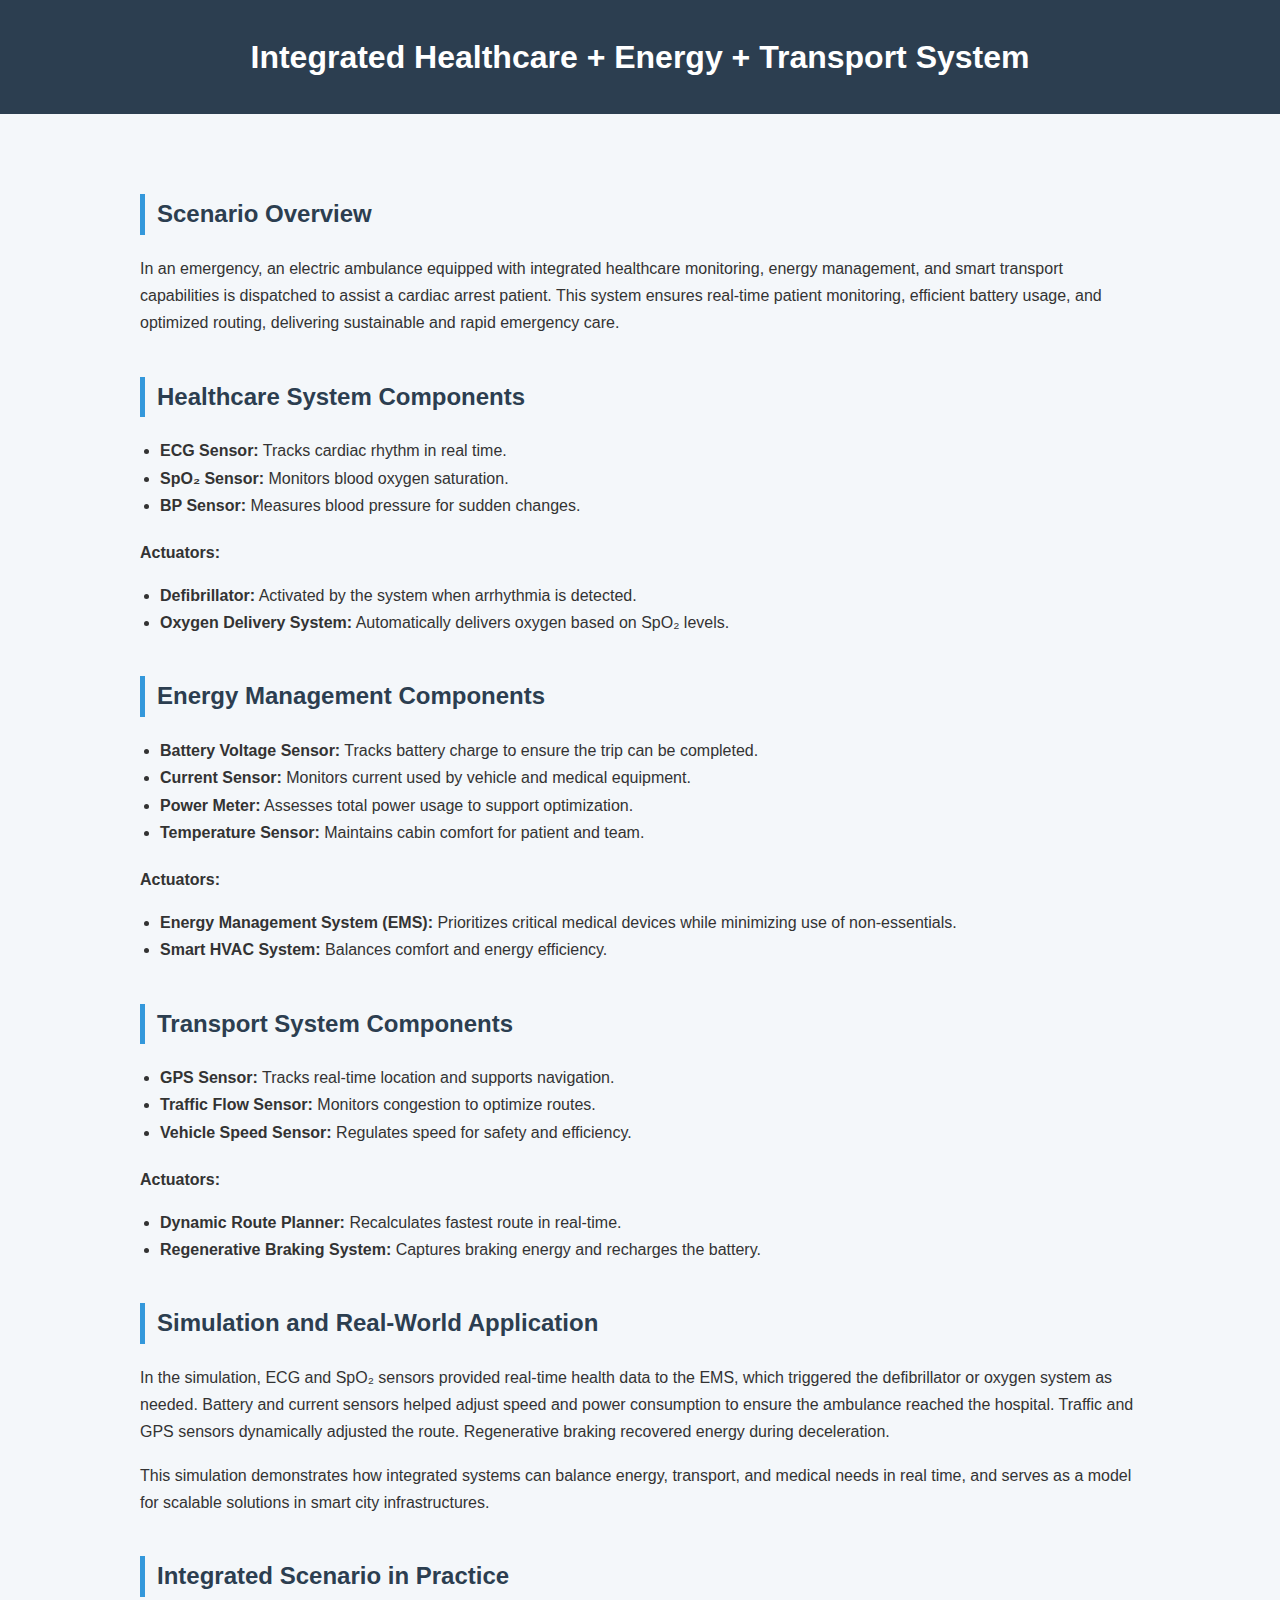
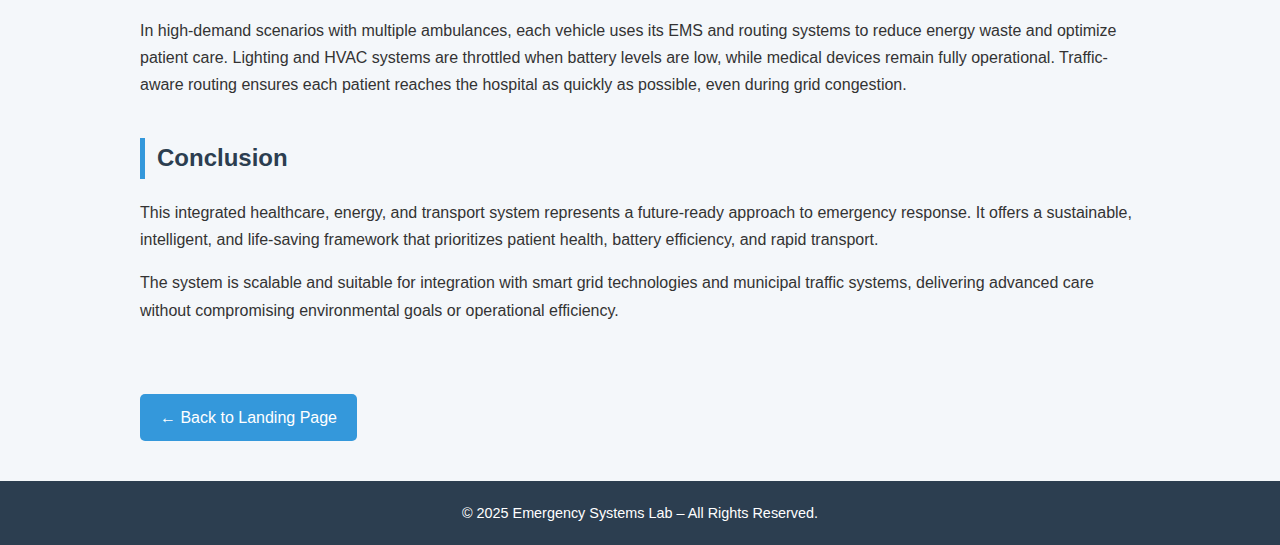
<file: static/scenarios/hte.html>
<!DOCTYPE html>
<html lang="en">

<head>
  <meta charset="UTF-8" />
  <meta name="viewport" content="width=device-width, initial-scale=1.0" />
  <title>Integrated Healthcare + Energy + Transport System</title>
  <style>
    body {
      font-family: Arial, sans-serif;
      background-color: #f4f7fa;
      color: #333;
      margin: 0;
      padding: 0;
      line-height: 1.7;
    }

    header {
      background-color: #2c3e50;
      color: #fff;
      padding: 30px 20px;
      text-align: center;
    }

    header h1 {
      font-size: 2em;
      margin: 0;
    }

    main {
      max-width: 1000px;
      margin: auto;
      padding: 40px 20px;
    }

    h2 {
      color: #2c3e50;
      border-left: 5px solid #3498db;
      padding-left: 12px;
      margin-top: 40px;
    }

    p,
    li {
      font-size: 1em;
    }

    ul {
      margin-top: 10px;
      margin-bottom: 20px;
      padding-left: 20px;
    }

    .section {
      margin-bottom: 40px;
    }

    footer {
      background-color: #2c3e50;
      color: white;
      text-align: center;
      padding: 20px;
      font-size: 0.9em;
    }

    .back-link {
      display: inline-block;
      margin-top: 30px;
      text-decoration: none;
      background-color: #3498db;
      color: white;
      padding: 10px 20px;
      border-radius: 5px;
    }

    .back-link:hover {
      background-color: #2980b9;
    }
  </style>
</head>

<body>

  <header>
    <h1>Integrated Healthcare + Energy + Transport System</h1>
  </header>

  <main>

    <section class="section">
      <h2>Scenario Overview</h2>
      <p>
        In an emergency, an electric ambulance equipped with integrated healthcare monitoring, energy management, and
        smart transport capabilities is dispatched to assist a cardiac arrest patient. This system ensures real-time
        patient monitoring, efficient battery usage, and optimized routing, delivering sustainable and rapid emergency
        care.
      </p>
    </section>

    <section class="section">
      <h2>Healthcare System Components</h2>
      <ul>
        <li><strong>ECG Sensor:</strong> Tracks cardiac rhythm in real time.</li>
        <li><strong>SpO₂ Sensor:</strong> Monitors blood oxygen saturation.</li>
        <li><strong>BP Sensor:</strong> Measures blood pressure for sudden changes.</li>
      </ul>
      <p><strong>Actuators:</strong></p>
      <ul>
        <li><strong>Defibrillator:</strong> Activated by the system when arrhythmia is detected.</li>
        <li><strong>Oxygen Delivery System:</strong> Automatically delivers oxygen based on SpO₂ levels.</li>
      </ul>
    </section>

    <section class="section">
      <h2>Energy Management Components</h2>
      <ul>
        <li><strong>Battery Voltage Sensor:</strong> Tracks battery charge to ensure the trip can be completed.</li>
        <li><strong>Current Sensor:</strong> Monitors current used by vehicle and medical equipment.</li>
        <li><strong>Power Meter:</strong> Assesses total power usage to support optimization.</li>
        <li><strong>Temperature Sensor:</strong> Maintains cabin comfort for patient and team.</li>
      </ul>
      <p><strong>Actuators:</strong></p>
      <ul>
        <li><strong>Energy Management System (EMS):</strong> Prioritizes critical medical devices while minimizing use
          of non-essentials.</li>
        <li><strong>Smart HVAC System:</strong> Balances comfort and energy efficiency.</li>
      </ul>
    </section>

    <section class="section">
      <h2>Transport System Components</h2>
      <ul>
        <li><strong>GPS Sensor:</strong> Tracks real-time location and supports navigation.</li>
        <li><strong>Traffic Flow Sensor:</strong> Monitors congestion to optimize routes.</li>
        <li><strong>Vehicle Speed Sensor:</strong> Regulates speed for safety and efficiency.</li>
      </ul>
      <p><strong>Actuators:</strong></p>
      <ul>
        <li><strong>Dynamic Route Planner:</strong> Recalculates fastest route in real-time.</li>
        <li><strong>Regenerative Braking System:</strong> Captures braking energy and recharges the battery.</li>
      </ul>
    </section>

    <section class="section">
      <h2>Simulation and Real-World Application</h2>
      <p>
        In the simulation, ECG and SpO₂ sensors provided real-time health data to the EMS, which triggered the
        defibrillator or oxygen system as needed. Battery and current sensors helped adjust speed and power consumption
        to ensure the ambulance reached the hospital. Traffic and GPS sensors dynamically adjusted the route.
        Regenerative braking recovered energy during deceleration.
      </p>
      <p>
        This simulation demonstrates how integrated systems can balance energy, transport, and medical needs in real
        time, and serves as a model for scalable solutions in smart city infrastructures.
      </p>
    </section>

    <section class="section">
      <h2>Integrated Scenario in Practice</h2>
      <p>
        In high-demand scenarios with multiple ambulances, each vehicle uses its EMS and routing systems to reduce
        energy waste and optimize patient care. Lighting and HVAC systems are throttled when battery levels are low,
        while medical devices remain fully operational. Traffic-aware routing ensures each patient reaches the hospital
        as quickly as possible, even during grid congestion.
      </p>
    </section>

    <section class="section">
      <h2>Conclusion</h2>
      <p>
        This integrated healthcare, energy, and transport system represents a future-ready approach to emergency
        response. It offers a sustainable, intelligent, and life-saving framework that prioritizes patient health,
        battery efficiency, and rapid transport.
      </p>
      <p>
        The system is scalable and suitable for integration with smart grid technologies and municipal traffic systems,
        delivering advanced care without compromising environmental goals or operational efficiency.
      </p>
    </section>

    <a href="/static/scenarios.html" class="back-link">← Back to Landing Page</a>
  </main>

  <footer>
    &copy; 2025 Emergency Systems Lab – All Rights Reserved.
  </footer>

</body>

</html>
</file>
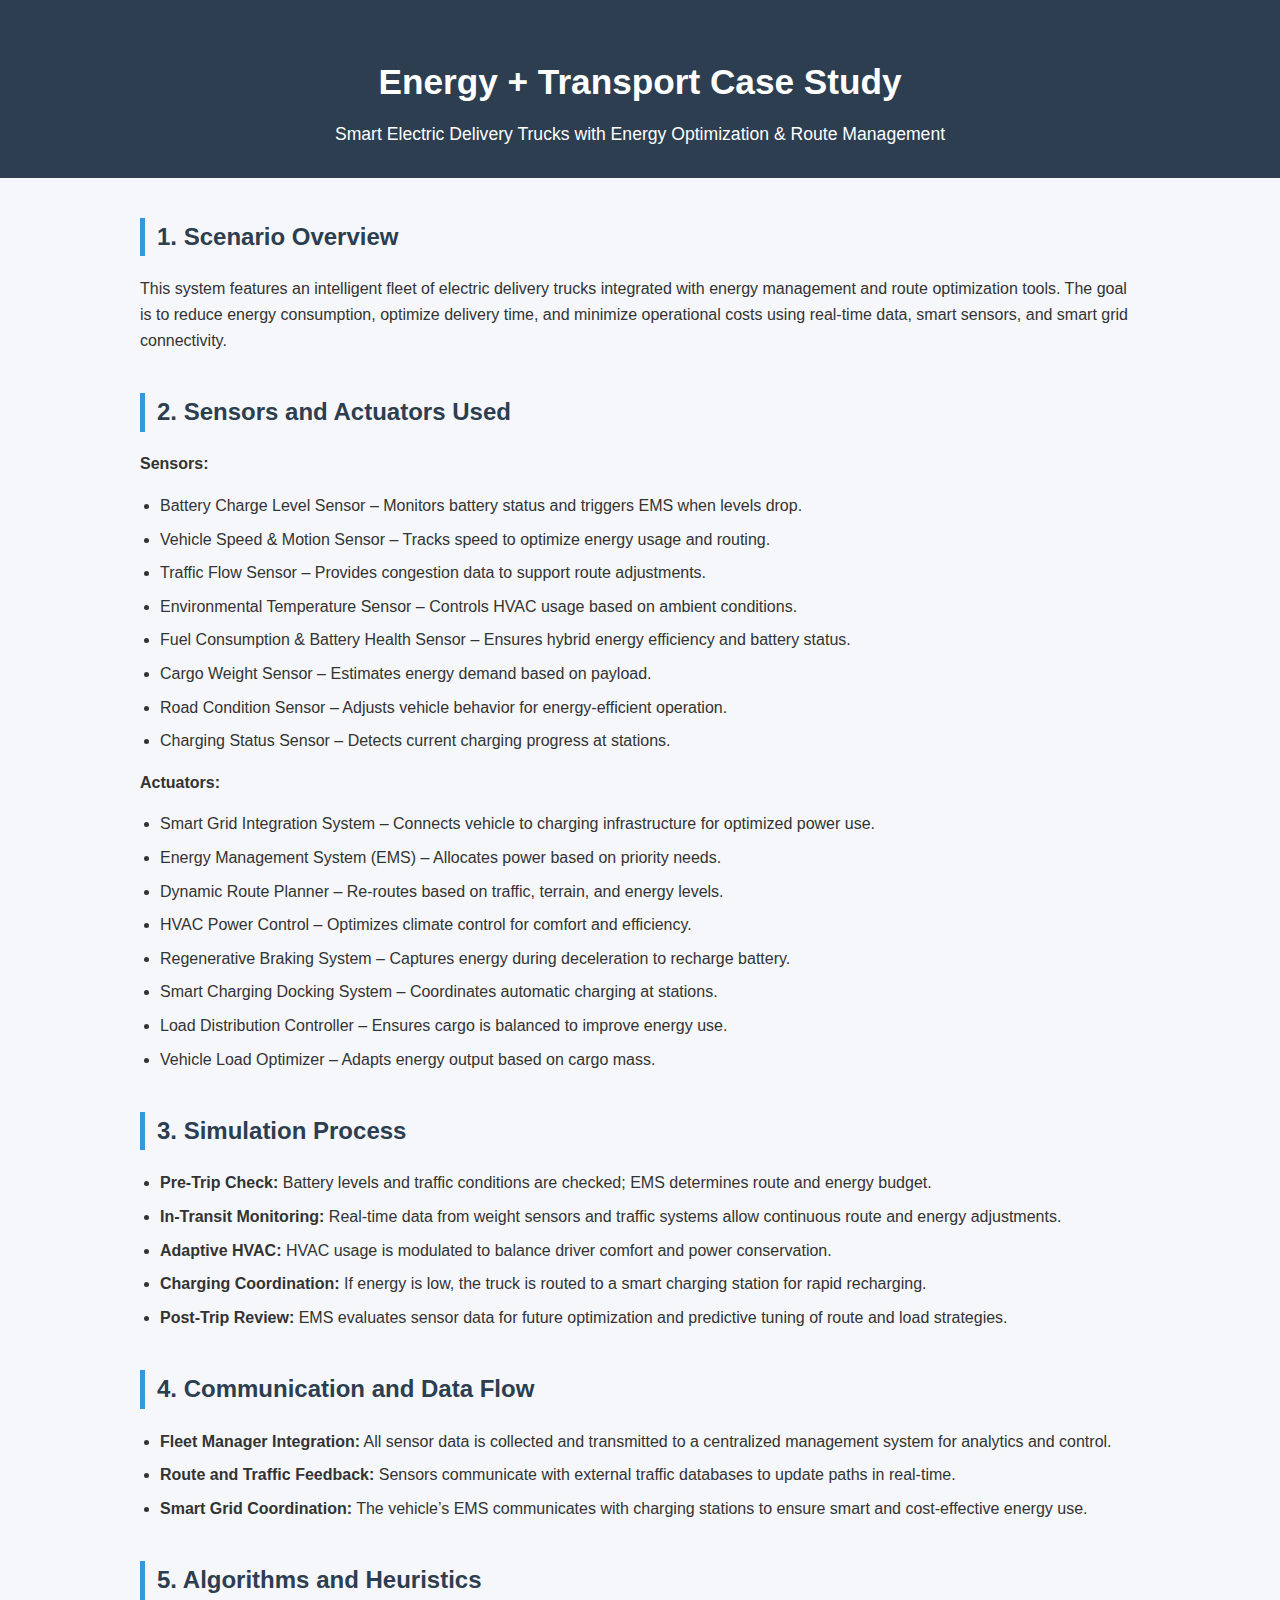
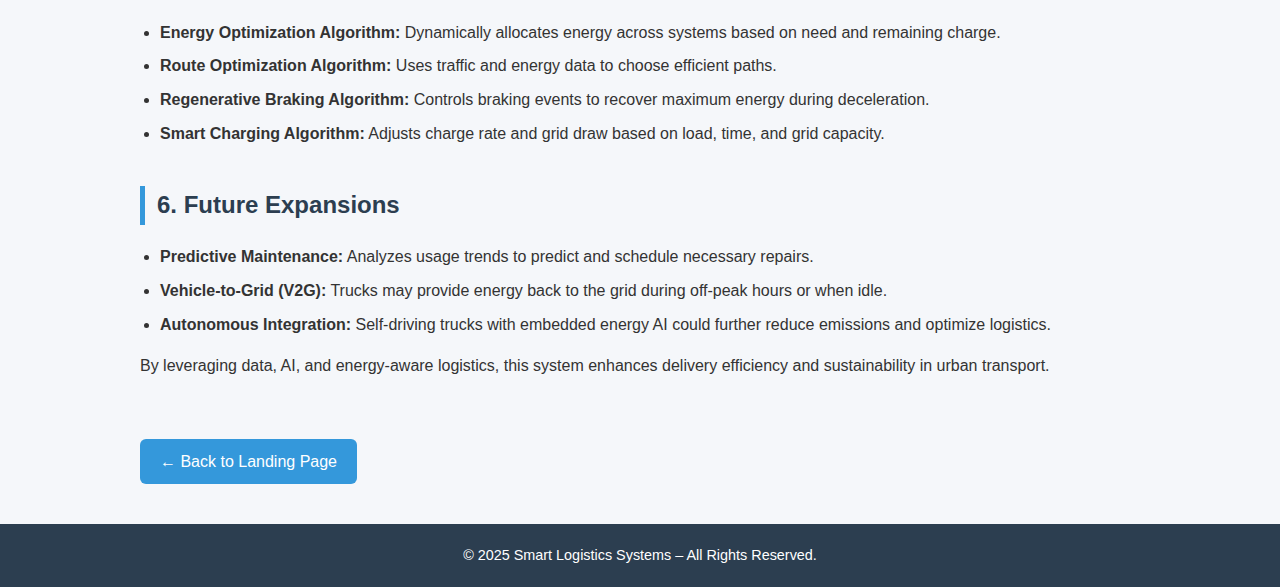
<file: static/scenarios/te.html>
<!DOCTYPE html>
<html lang="en">

<head>
  <meta charset="UTF-8" />
  <meta name="viewport" content="width=device-width, initial-scale=1.0" />
  <title>Energy + Transport: Smart Electric Delivery Trucks</title>
  <style>
    body {
      font-family: 'Segoe UI', Tahoma, Geneva, Verdana, sans-serif;
      background-color: #f5f7fa;
      color: #333;
      margin: 0;
      line-height: 1.6;
    }

    header {
      background-color: #2c3e50;
      color: white;
      padding: 30px 20px;
      text-align: center;
    }

    header h1 {
      margin-bottom: 10px;
      font-size: 2.2em;
    }

    header p {
      font-size: 1.1em;
      margin: 0;
    }

    main {
      max-width: 1000px;
      margin: 40px auto;
      padding: 0 20px;
    }

    h2 {
      color: #2c3e50;
      border-left: 5px solid #3498db;
      padding-left: 12px;
      margin-top: 40px;
    }

    ul {
      padding-left: 20px;
    }

    li {
      margin-bottom: 8px;
    }

    .section {
      margin-bottom: 30px;
    }

    footer {
      background-color: #2c3e50;
      color: white;
      text-align: center;
      padding: 20px;
      margin-top: 40px;
      font-size: 0.9em;
    }

    .back-link {
      display: inline-block;
      margin-top: 30px;
      text-decoration: none;
      background-color: #3498db;
      color: white;
      padding: 10px 20px;
      border-radius: 6px;
    }

    .back-link:hover {
      background-color: #2980b9;
    }
  </style>
</head>

<body>

  <header>
    <h1>Energy + Transport Case Study</h1>
    <p>Smart Electric Delivery Trucks with Energy Optimization & Route Management</p>
  </header>

  <main>
    <section class="section">
      <h2>1. Scenario Overview</h2>
      <p>This system features an intelligent fleet of electric delivery trucks integrated with energy management and
        route optimization tools. The goal is to reduce energy consumption, optimize delivery time, and minimize
        operational costs using real-time data, smart sensors, and smart grid connectivity.</p>
    </section>

    <section class="section">
      <h2>2. Sensors and Actuators Used</h2>

      <p><strong>Sensors:</strong></p>
      <ul>
        <li>Battery Charge Level Sensor – Monitors battery status and triggers EMS when levels drop.</li>
        <li>Vehicle Speed & Motion Sensor – Tracks speed to optimize energy usage and routing.</li>
        <li>Traffic Flow Sensor – Provides congestion data to support route adjustments.</li>
        <li>Environmental Temperature Sensor – Controls HVAC usage based on ambient conditions.</li>
        <li>Fuel Consumption & Battery Health Sensor – Ensures hybrid energy efficiency and battery status.</li>
        <li>Cargo Weight Sensor – Estimates energy demand based on payload.</li>
        <li>Road Condition Sensor – Adjusts vehicle behavior for energy-efficient operation.</li>
        <li>Charging Status Sensor – Detects current charging progress at stations.</li>
      </ul>

      <p><strong>Actuators:</strong></p>
      <ul>
        <li>Smart Grid Integration System – Connects vehicle to charging infrastructure for optimized power use.</li>
        <li>Energy Management System (EMS) – Allocates power based on priority needs.</li>
        <li>Dynamic Route Planner – Re-routes based on traffic, terrain, and energy levels.</li>
        <li>HVAC Power Control – Optimizes climate control for comfort and efficiency.</li>
        <li>Regenerative Braking System – Captures energy during deceleration to recharge battery.</li>
        <li>Smart Charging Docking System – Coordinates automatic charging at stations.</li>
        <li>Load Distribution Controller – Ensures cargo is balanced to improve energy use.</li>
        <li>Vehicle Load Optimizer – Adapts energy output based on cargo mass.</li>
      </ul>
    </section>

    <section class="section">
      <h2>3. Simulation Process</h2>
      <ul>
        <li><strong>Pre-Trip Check:</strong> Battery levels and traffic conditions are checked; EMS determines route and
          energy budget.</li>
        <li><strong>In-Transit Monitoring:</strong> Real-time data from weight sensors and traffic systems allow
          continuous route and energy adjustments.</li>
        <li><strong>Adaptive HVAC:</strong> HVAC usage is modulated to balance driver comfort and power conservation.
        </li>
        <li><strong>Charging Coordination:</strong> If energy is low, the truck is routed to a smart charging station
          for rapid recharging.</li>
        <li><strong>Post-Trip Review:</strong> EMS evaluates sensor data for future optimization and predictive tuning
          of route and load strategies.</li>
      </ul>
    </section>

    <section class="section">
      <h2>4. Communication and Data Flow</h2>
      <ul>
        <li><strong>Fleet Manager Integration:</strong> All sensor data is collected and transmitted to a centralized
          management system for analytics and control.</li>
        <li><strong>Route and Traffic Feedback:</strong> Sensors communicate with external traffic databases to update
          paths in real-time.</li>
        <li><strong>Smart Grid Coordination:</strong> The vehicle’s EMS communicates with charging stations to ensure
          smart and cost-effective energy use.</li>
      </ul>
    </section>

    <section class="section">
      <h2>5. Algorithms and Heuristics</h2>
      <ul>
        <li><strong>Energy Optimization Algorithm:</strong> Dynamically allocates energy across systems based on need
          and remaining charge.</li>
        <li><strong>Route Optimization Algorithm:</strong> Uses traffic and energy data to choose efficient paths.</li>
        <li><strong>Regenerative Braking Algorithm:</strong> Controls braking events to recover maximum energy during
          deceleration.</li>
        <li><strong>Smart Charging Algorithm:</strong> Adjusts charge rate and grid draw based on load, time, and grid
          capacity.</li>
      </ul>
    </section>

    <section class="section">
      <h2>6. Future Expansions</h2>
      <ul>
        <li><strong>Predictive Maintenance:</strong> Analyzes usage trends to predict and schedule necessary repairs.
        </li>
        <li><strong>Vehicle-to-Grid (V2G):</strong> Trucks may provide energy back to the grid during off-peak hours or
          when idle.</li>
        <li><strong>Autonomous Integration:</strong> Self-driving trucks with embedded energy AI could further reduce
          emissions and optimize logistics.</li>
      </ul>
      <p>By leveraging data, AI, and energy-aware logistics, this system enhances delivery efficiency and sustainability
        in urban transport.</p>
    </section>

    <a href="/static/scenarios.html" class="back-link">← Back to Landing Page</a>
  </main>

  <footer>
    &copy; 2025 Smart Logistics Systems – All Rights Reserved.
  </footer>

</body>

</html>
</file>
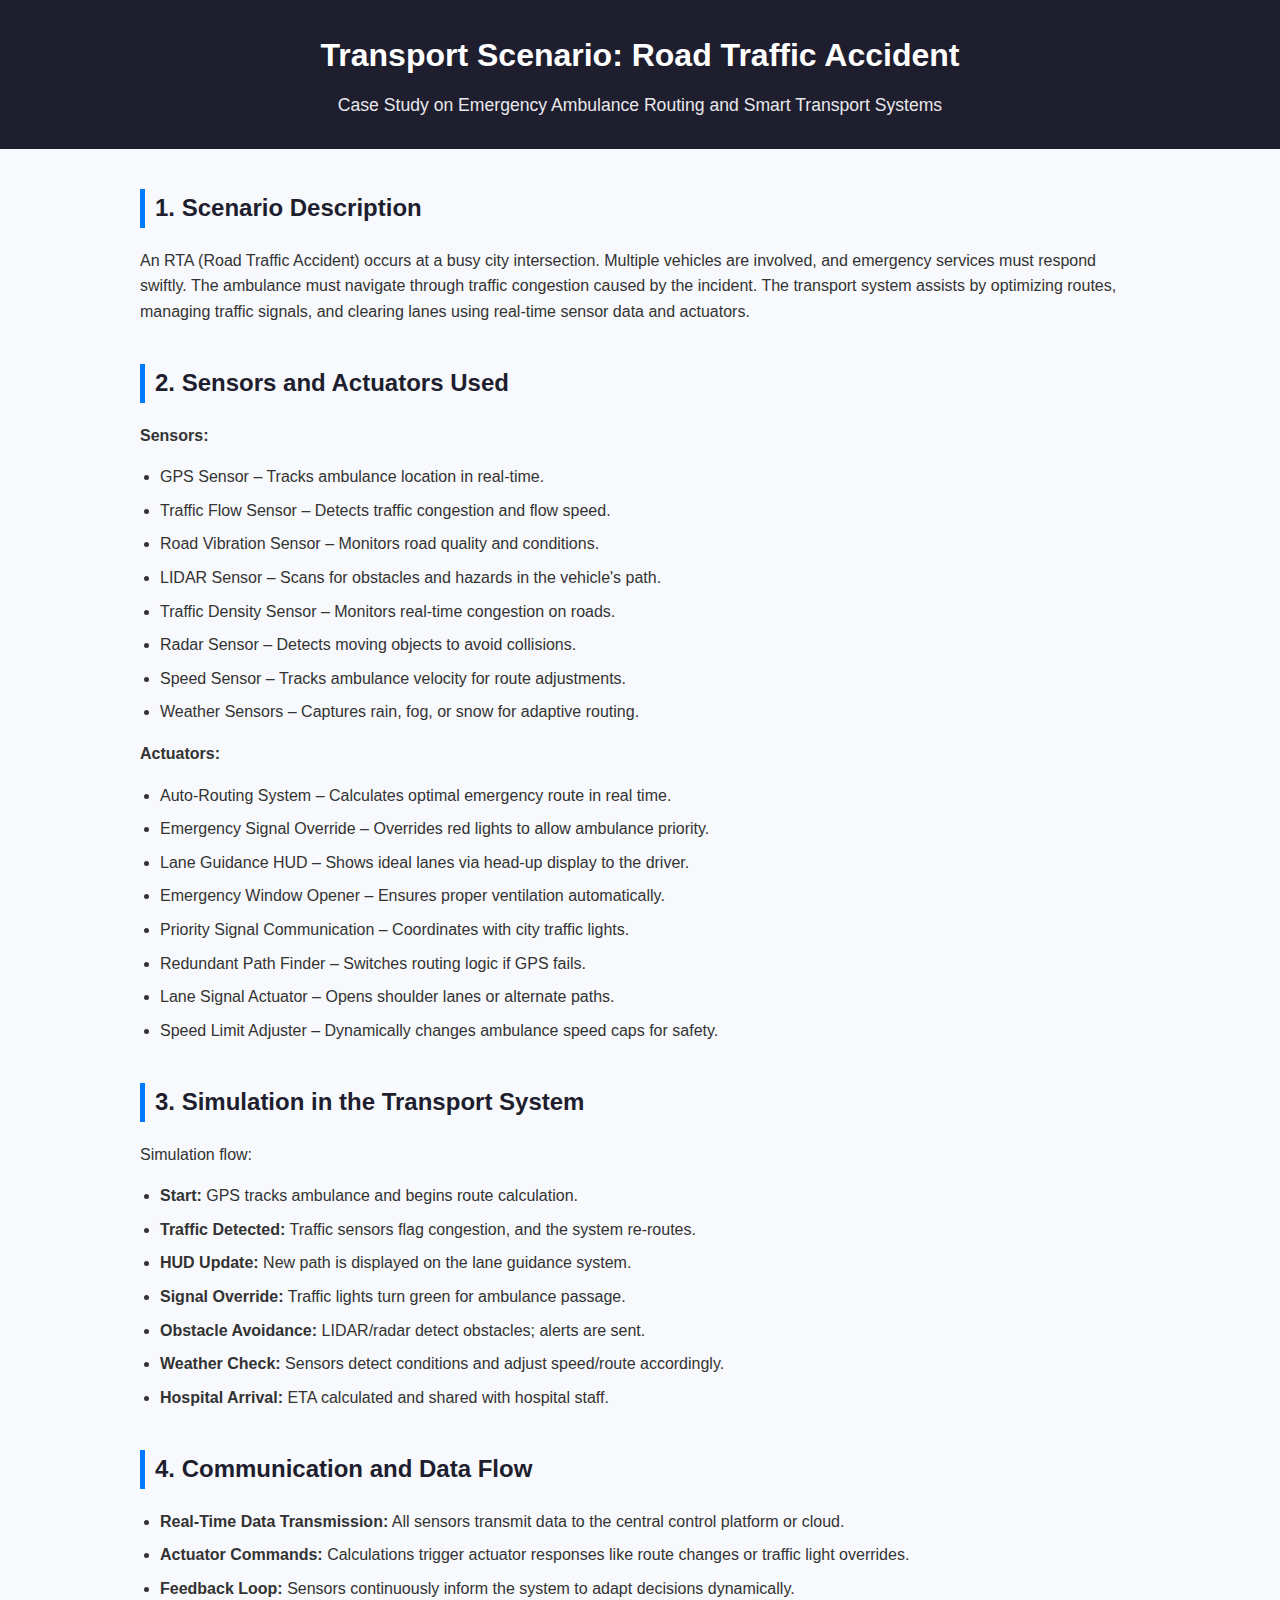
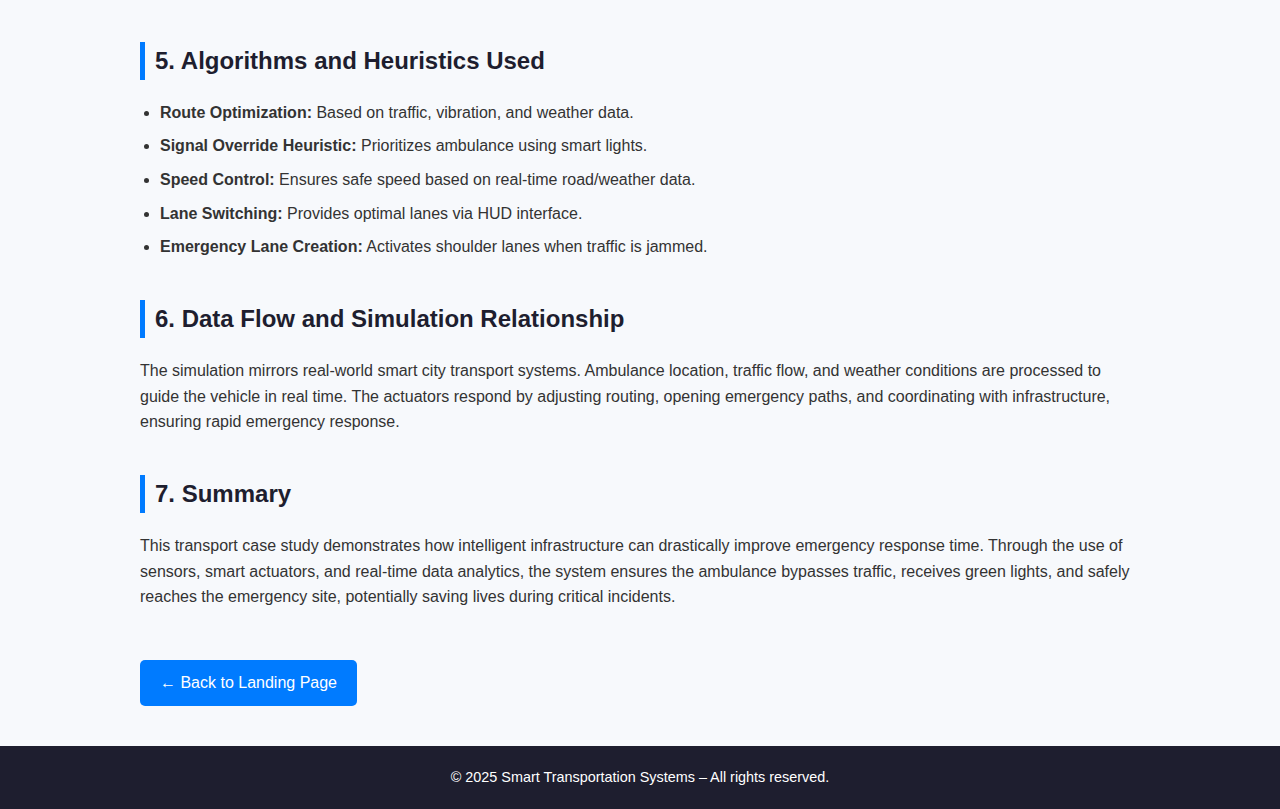
<file: static/scenarios/transport.html>
<!DOCTYPE html>
<html lang="en">

<head>
  <meta charset="UTF-8" />
  <meta name="viewport" content="width=device-width, initial-scale=1.0" />
  <title>Transport Scenario – Road Traffic Accident</title>
  <style>
    body {
      font-family: 'Segoe UI', Tahoma, Geneva, Verdana, sans-serif;
      margin: 0;
      background-color: #f7f9fc;
      color: #333;
      line-height: 1.6;
    }

    header {
      background-color: #1e1e2f;
      color: white;
      padding: 30px 20px;
      text-align: center;
    }

    header h1 {
      margin: 0 0 10px;
      font-size: 2em;
    }

    header p {
      margin: 0;
      font-size: 1.1em;
      opacity: 0.9;
    }

    main {
      max-width: 1000px;
      margin: 40px auto;
      padding: 0 20px;
    }

    h2 {
      color: #1e1e2f;
      border-left: 5px solid #007BFF;
      padding-left: 10px;
      margin-top: 40px;
    }

    ul {
      padding-left: 20px;
    }

    li {
      margin-bottom: 8px;
    }

    .section {
      margin-bottom: 30px;
    }

    footer {
      background-color: #1e1e2f;
      color: white;
      text-align: center;
      padding: 20px;
      margin-top: 40px;
      font-size: 0.9em;
    }

    .back-link {
      display: inline-block;
      margin-top: 20px;
      text-decoration: none;
      background-color: #007BFF;
      color: white;
      padding: 10px 20px;
      border-radius: 5px;
    }

    .back-link:hover {
      background-color: #0056b3;
    }
  </style>
</head>

<body>

  <header>
    <h1>Transport Scenario: Road Traffic Accident</h1>
    <p>Case Study on Emergency Ambulance Routing and Smart Transport Systems</p>
  </header>

  <main>
    <section class="section">
      <h2>1. Scenario Description</h2>
      <p>An RTA (Road Traffic Accident) occurs at a busy city intersection. Multiple vehicles are involved, and
        emergency services must respond swiftly. The ambulance must navigate through traffic congestion caused by the
        incident. The transport system assists by optimizing routes, managing traffic signals, and clearing lanes using
        real-time sensor data and actuators.</p>
    </section>

    <section class="section">
      <h2>2. Sensors and Actuators Used</h2>
      <p><strong>Sensors:</strong></p>
      <ul>
        <li>GPS Sensor – Tracks ambulance location in real-time.</li>
        <li>Traffic Flow Sensor – Detects traffic congestion and flow speed.</li>
        <li>Road Vibration Sensor – Monitors road quality and conditions.</li>
        <li>LIDAR Sensor – Scans for obstacles and hazards in the vehicle's path.</li>
        <li>Traffic Density Sensor – Monitors real-time congestion on roads.</li>
        <li>Radar Sensor – Detects moving objects to avoid collisions.</li>
        <li>Speed Sensor – Tracks ambulance velocity for route adjustments.</li>
        <li>Weather Sensors – Captures rain, fog, or snow for adaptive routing.</li>
      </ul>

      <p><strong>Actuators:</strong></p>
      <ul>
        <li>Auto-Routing System – Calculates optimal emergency route in real time.</li>
        <li>Emergency Signal Override – Overrides red lights to allow ambulance priority.</li>
        <li>Lane Guidance HUD – Shows ideal lanes via head-up display to the driver.</li>
        <li>Emergency Window Opener – Ensures proper ventilation automatically.</li>
        <li>Priority Signal Communication – Coordinates with city traffic lights.</li>
        <li>Redundant Path Finder – Switches routing logic if GPS fails.</li>
        <li>Lane Signal Actuator – Opens shoulder lanes or alternate paths.</li>
        <li>Speed Limit Adjuster – Dynamically changes ambulance speed caps for safety.</li>
      </ul>
    </section>

    <section class="section">
      <h2>3. Simulation in the Transport System</h2>
      <p>Simulation flow:</p>
      <ul>
        <li><strong>Start:</strong> GPS tracks ambulance and begins route calculation.</li>
        <li><strong>Traffic Detected:</strong> Traffic sensors flag congestion, and the system re-routes.</li>
        <li><strong>HUD Update:</strong> New path is displayed on the lane guidance system.</li>
        <li><strong>Signal Override:</strong> Traffic lights turn green for ambulance passage.</li>
        <li><strong>Obstacle Avoidance:</strong> LIDAR/radar detect obstacles; alerts are sent.</li>
        <li><strong>Weather Check:</strong> Sensors detect conditions and adjust speed/route accordingly.</li>
        <li><strong>Hospital Arrival:</strong> ETA calculated and shared with hospital staff.</li>
      </ul>
    </section>

    <section class="section">
      <h2>4. Communication and Data Flow</h2>
      <ul>
        <li><strong>Real-Time Data Transmission:</strong> All sensors transmit data to the central control platform or
          cloud.</li>
        <li><strong>Actuator Commands:</strong> Calculations trigger actuator responses like route changes or traffic
          light overrides.</li>
        <li><strong>Feedback Loop:</strong> Sensors continuously inform the system to adapt decisions dynamically.</li>
      </ul>
    </section>

    <section class="section">
      <h2>5. Algorithms and Heuristics Used</h2>
      <ul>
        <li><strong>Route Optimization:</strong> Based on traffic, vibration, and weather data.</li>
        <li><strong>Signal Override Heuristic:</strong> Prioritizes ambulance using smart lights.</li>
        <li><strong>Speed Control:</strong> Ensures safe speed based on real-time road/weather data.</li>
        <li><strong>Lane Switching:</strong> Provides optimal lanes via HUD interface.</li>
        <li><strong>Emergency Lane Creation:</strong> Activates shoulder lanes when traffic is jammed.</li>
      </ul>
    </section>

    <section class="section">
      <h2>6. Data Flow and Simulation Relationship</h2>
      <p>The simulation mirrors real-world smart city transport systems. Ambulance location, traffic flow, and weather
        conditions are processed to guide the vehicle in real time. The actuators respond by adjusting routing, opening
        emergency paths, and coordinating with infrastructure, ensuring rapid emergency response.</p>
    </section>

    <section class="section">
      <h2>7. Summary</h2>
      <p>This transport case study demonstrates how intelligent infrastructure can drastically improve emergency
        response time. Through the use of sensors, smart actuators, and real-time data analytics, the system ensures the
        ambulance bypasses traffic, receives green lights, and safely reaches the emergency site, potentially saving
        lives during critical incidents.</p>
    </section>

    <a href="/static/scenarios.html" class="back-link">← Back to Landing Page</a>
  </main>

  <footer>
    &copy; 2025 Smart Transportation Systems – All rights reserved.
  </footer>

</body>

</html>
</file>
